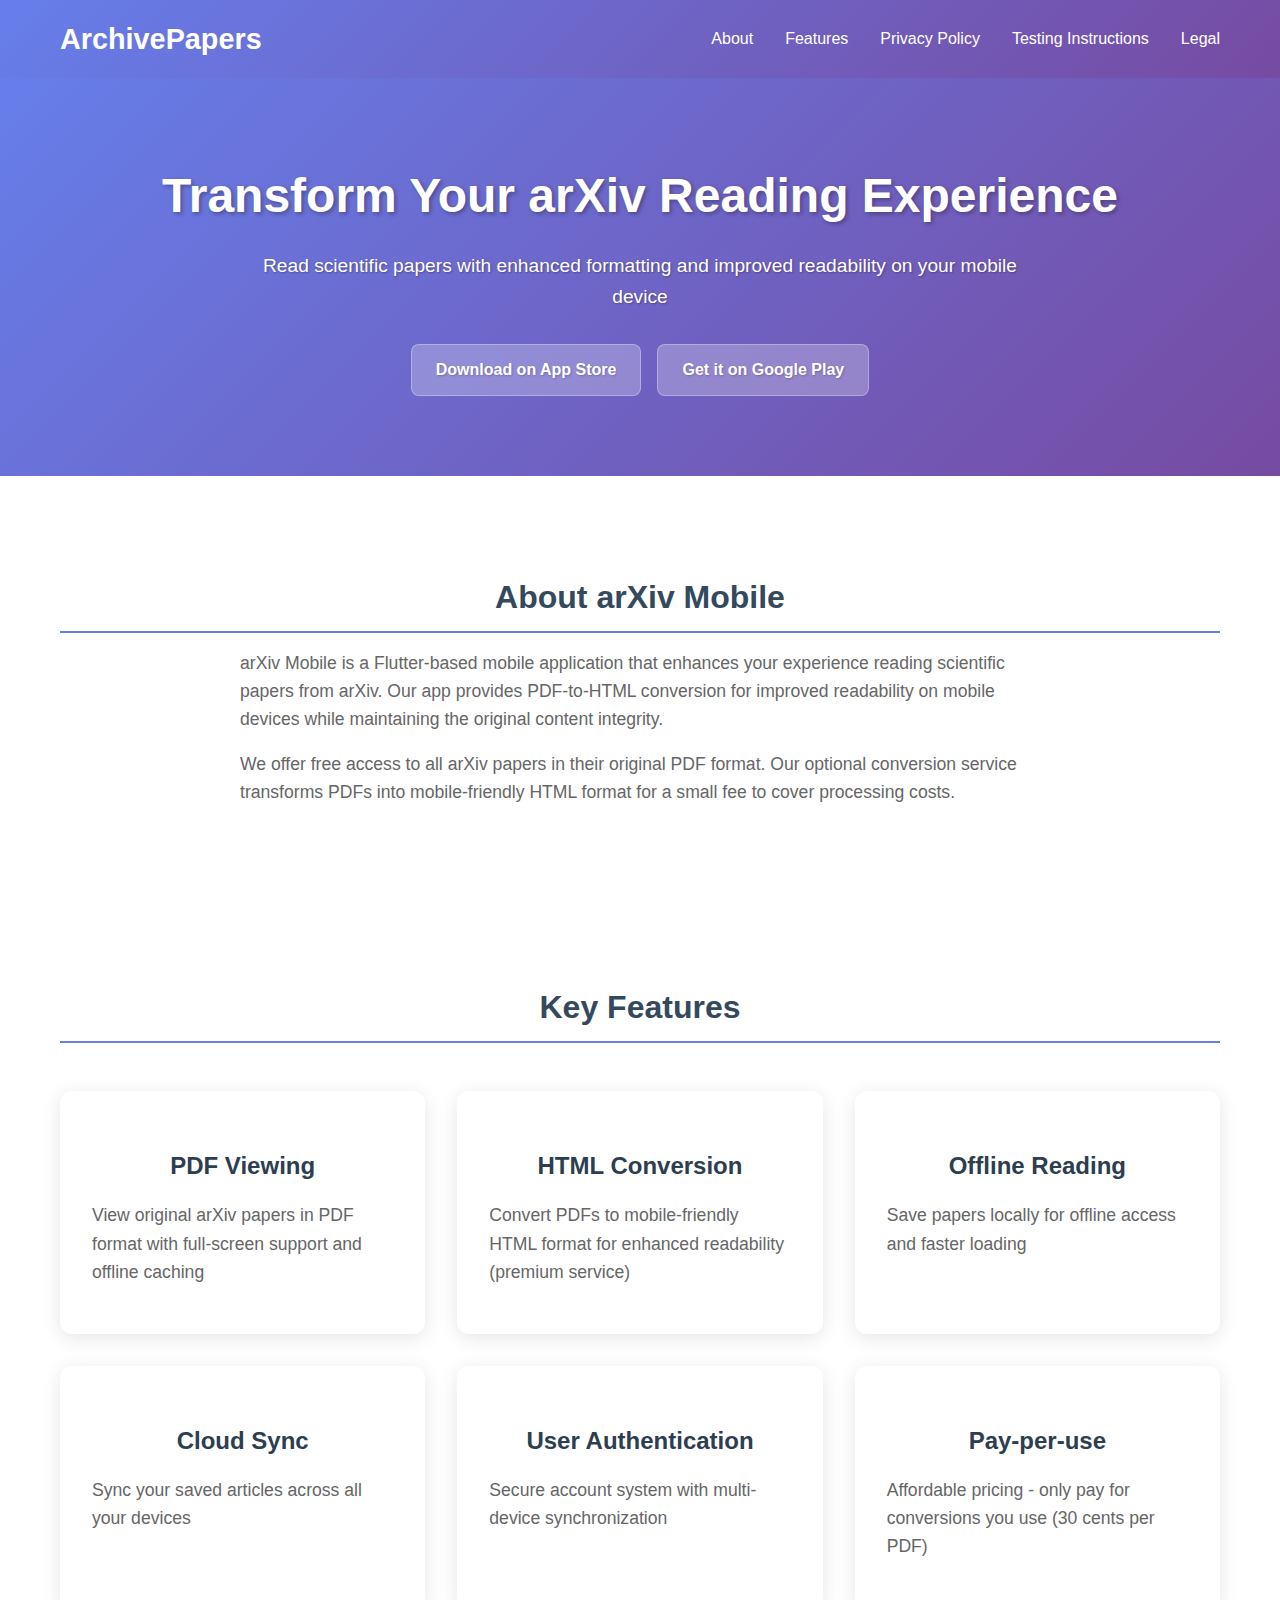
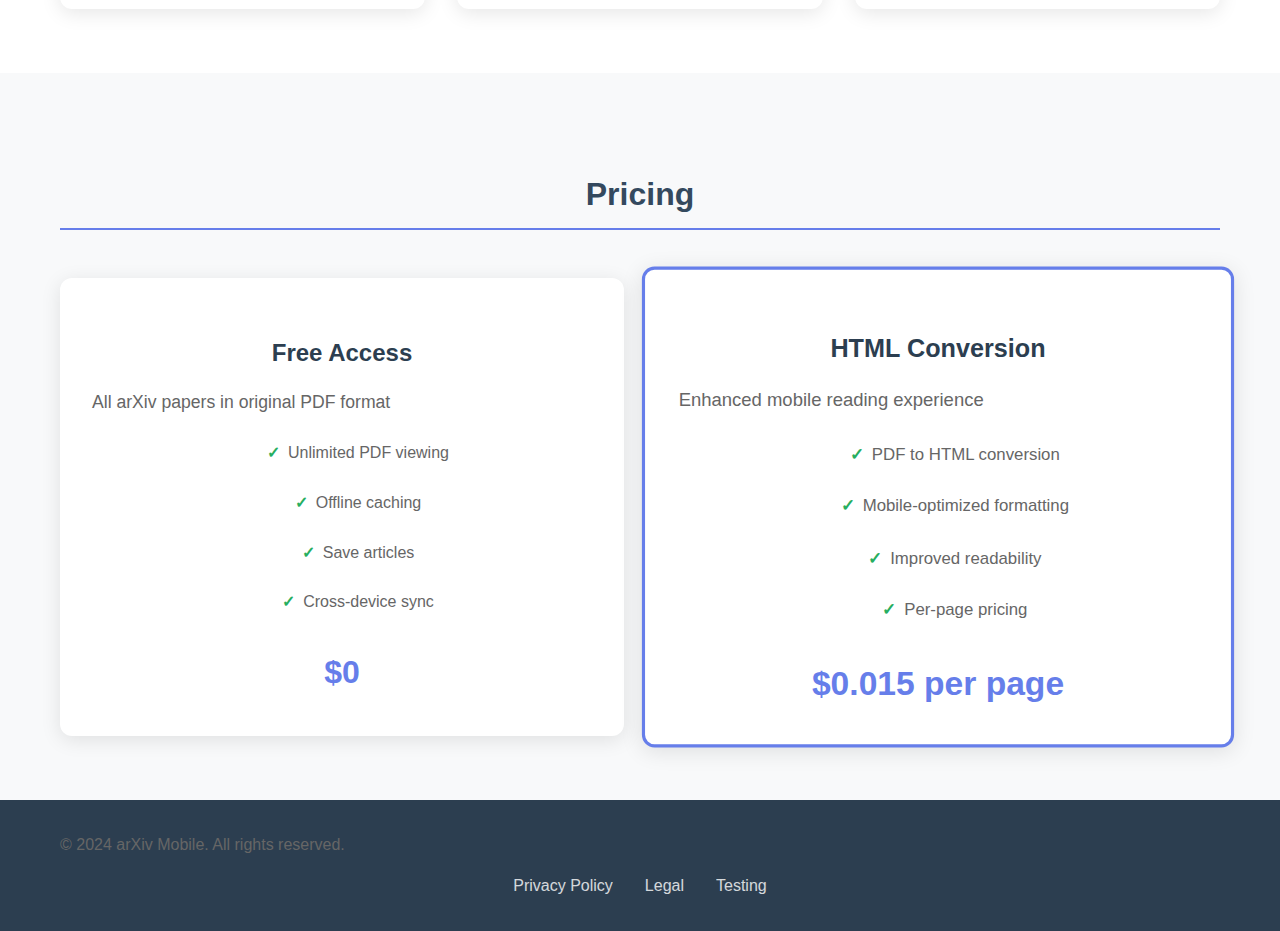
<file: index.html>
<!DOCTYPE html>
<html lang="en">
<head>
    <meta charset="UTF-8">
    <meta name="viewport" content="width=device-width, initial-scale=1.0">
    <title>ArchivePapers - Enhanced PDF Reading Experience</title>
    <link rel="stylesheet" href="./styles.css">
</head>
<body>
    <header>
        <nav>
            <div class="logo">
                <h1>ArchivePapers</h1>
            </div>
            <ul class="nav-links">
                <li><a href="#about">About</a></li>
                <li><a href="#features">Features</a></li>
                <li><a href="./privacy-policy.html">Privacy Policy</a></li>
                <li><a href="./testing-instructions.html">Testing Instructions</a></li>
                <li><a href="./legal-considerations.html">Legal</a></li>
            </ul>
        </nav>
    </header>

    <main>
        <section id="hero">
            <div class="hero-content">
                <h2>Transform Your arXiv Reading Experience</h2>
                <p>Read scientific papers with enhanced formatting and improved readability on your mobile device</p>
                <div class="app-badges">
                    <a href="#" class="app-store-badge">Download on App Store</a>
                    <a href="#" class="google-play-badge">Get it on Google Play</a>
                </div>
            </div>
        </section>

        <section id="about">
            <div class="container">
                <h2>About arXiv Mobile</h2>
                <p>arXiv Mobile is a Flutter-based mobile application that enhances your experience reading scientific papers from arXiv. Our app provides PDF-to-HTML conversion for improved readability on mobile devices while maintaining the original content integrity.</p>
                <p>We offer free access to all arXiv papers in their original PDF format. Our optional conversion service transforms PDFs into mobile-friendly HTML format for a small fee to cover processing costs.</p>
            </div>
        </section>

        <section id="features">
            <div class="container">
                <h2>Key Features</h2>
                <div class="features-grid">
                    <div class="feature-card">
                        <h3>PDF Viewing</h3>
                        <p>View original arXiv papers in PDF format with full-screen support and offline caching</p>
                    </div>
                    <div class="feature-card">
                        <h3>HTML Conversion</h3>
                        <p>Convert PDFs to mobile-friendly HTML format for enhanced readability (premium service)</p>
                    </div>
                    <div class="feature-card">
                        <h3>Offline Reading</h3>
                        <p>Save papers locally for offline access and faster loading</p>
                    </div>
                    <div class="feature-card">
                        <h3>Cloud Sync</h3>
                        <p>Sync your saved articles across all your devices</p>
                    </div>
                    <div class="feature-card">
                        <h3>User Authentication</h3>
                        <p>Secure account system with multi-device synchronization</p>
                    </div>
                    <div class="feature-card">
                        <h3>Pay-per-use</h3>
                        <p>Affordable pricing - only pay for conversions you use (30 cents per PDF)</p>
                    </div>
                </div>
            </div>
        </section>

        <section id="pricing">
            <div class="container">
                <h2>Pricing</h2>
                <div class="pricing-info">
                    <div class="pricing-card">
                        <h3>Free Access</h3>
                        <p>All arXiv papers in original PDF format</p>
                        <ul>
                            <li>Unlimited PDF viewing</li>
                            <li>Offline caching</li>
                            <li>Save articles</li>
                            <li>Cross-device sync</li>
                        </ul>
                        <span class="price">$0</span>
                    </div>
                    <div class="pricing-card premium">
                        <h3>HTML Conversion</h3>
                        <p>Enhanced mobile reading experience</p>
                        <ul>
                            <li>PDF to HTML conversion</li>
                            <li>Mobile-optimized formatting</li>
                            <li>Improved readability</li>
                            <li>Per-page pricing</li>
                        </ul>
                        <span class="price">$0.015 per page</span>
                    </div>
                </div>
            </div>
        </section>
    </main>

    <footer>
        <div class="container">
            <p>&copy; 2024 arXiv Mobile. All rights reserved.</p>
            <div class="footer-links">
                <a href="./privacy-policy.html">Privacy Policy</a>
                <a href="./legal-considerations.html">Legal</a>
                <a href="./testing-instructions.html">Testing</a>
            </div>
        </div>
    </footer>
</body>
</html>
</file>
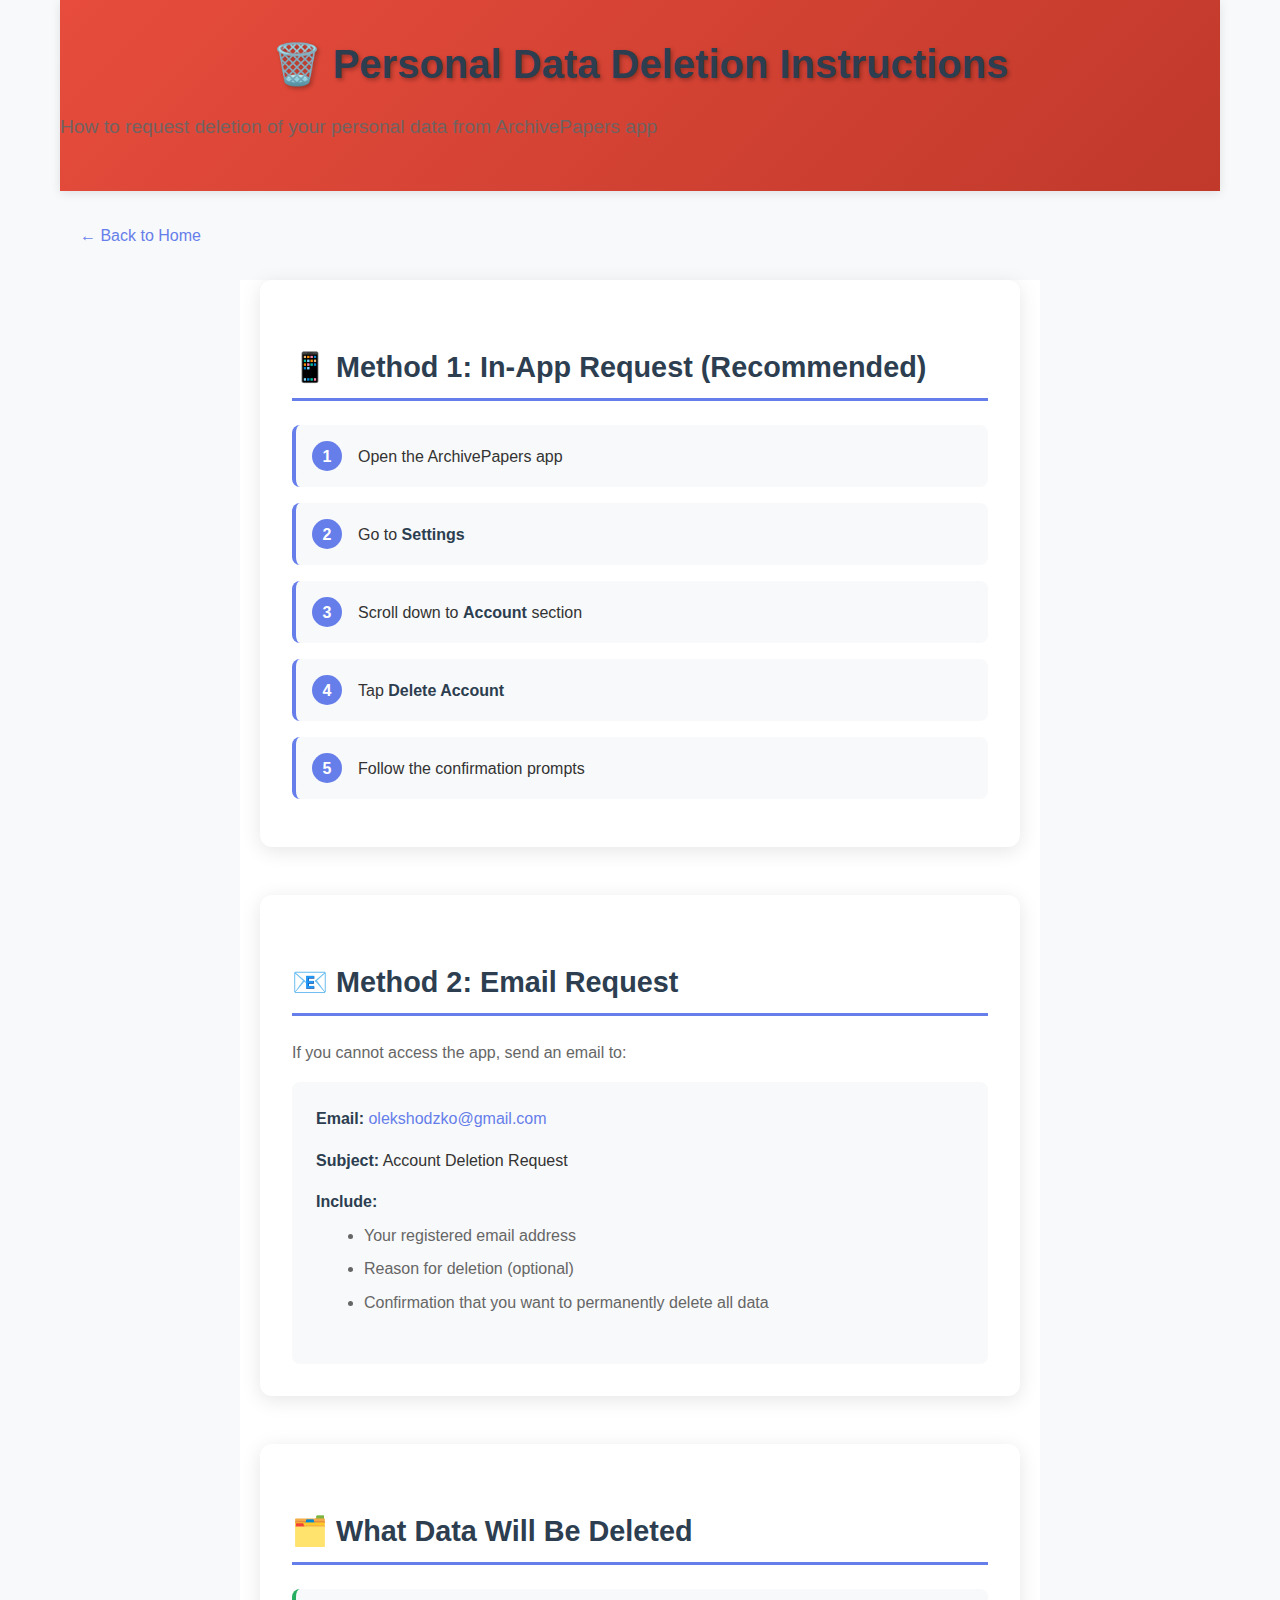
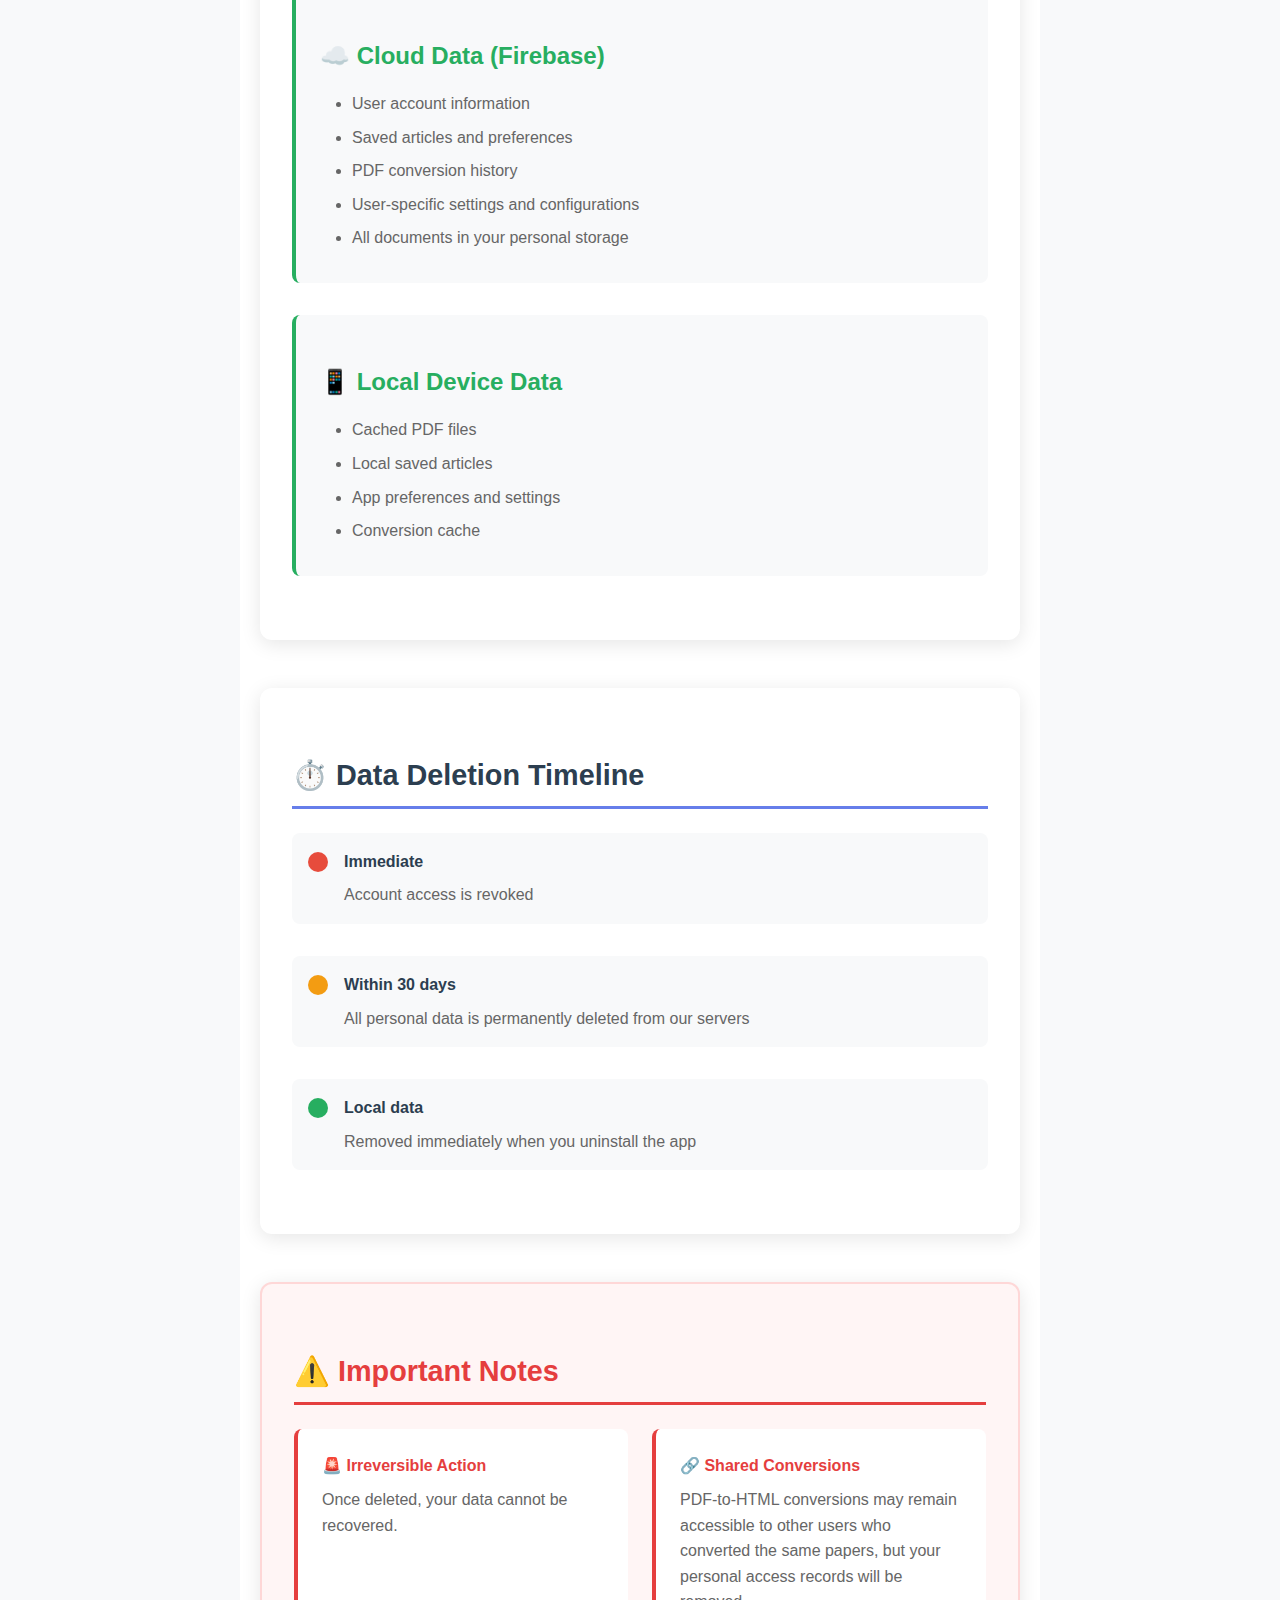
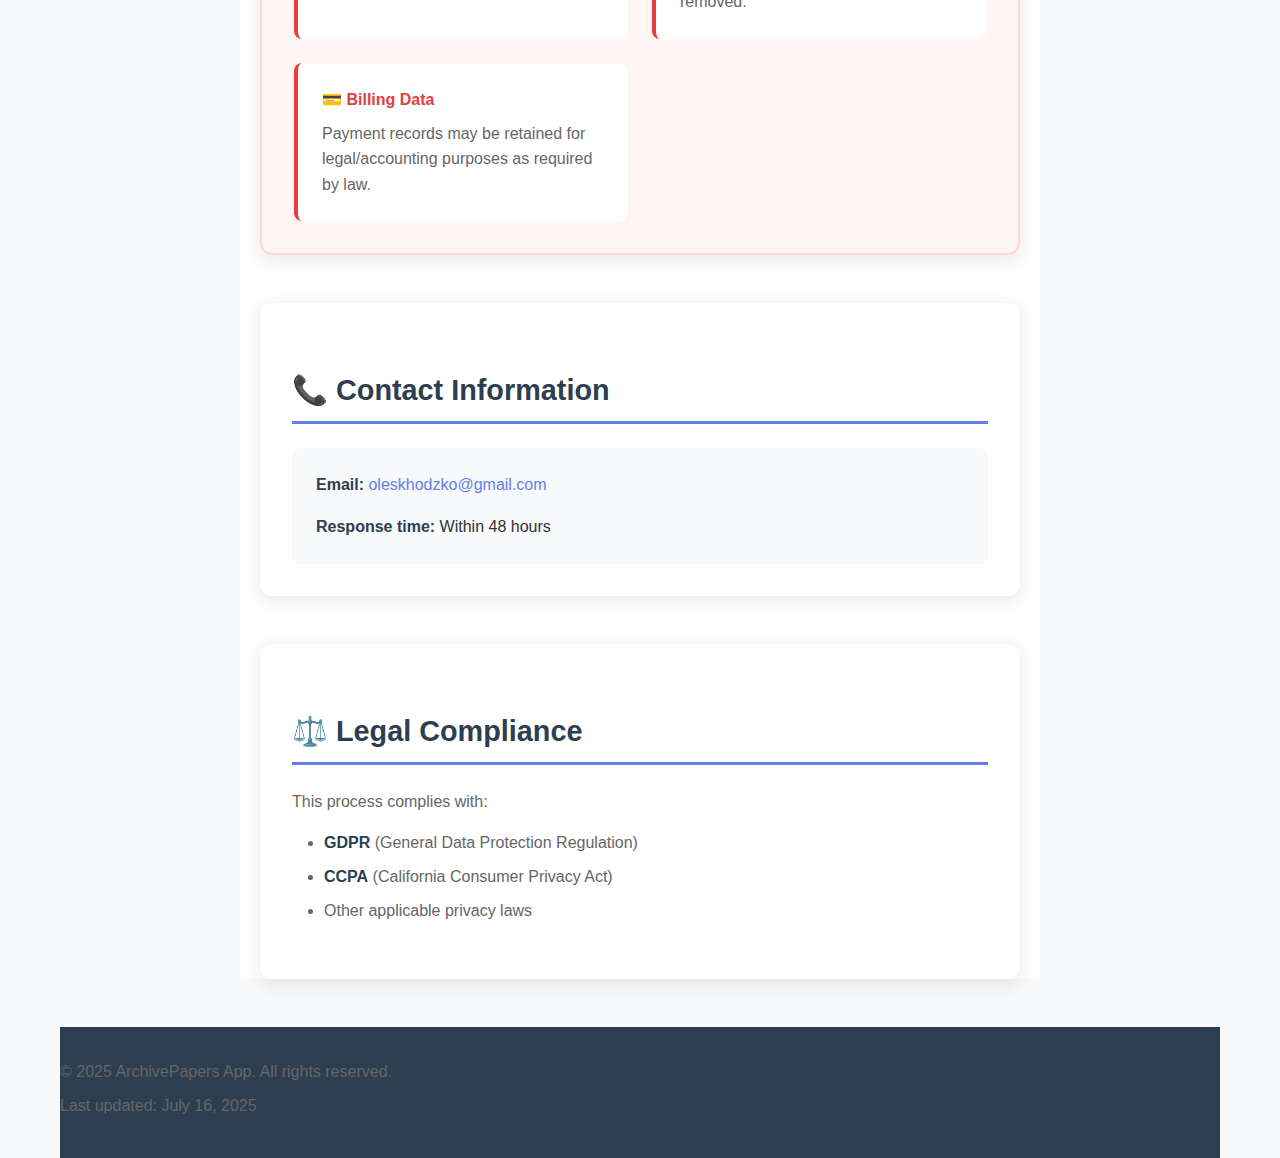
<file: data-deletion.html>
<!DOCTYPE html>
<html lang="en">
<head>
    <meta charset="UTF-8">
    <meta name="viewport" content="width=device-width, initial-scale=1.0">
    <title>Data Deletion Instructions - ArchivePapers</title>
    <link rel="stylesheet" href="styles.css">
</head>
<body>
    <div class="container">
        <header class="header">
            <h1>🗑️ Personal Data Deletion Instructions</h1>
            <p>How to request deletion of your personal data from ArchivePapers app</p>
        </header>

        <nav class="nav">
            <a href="index.html">← Back to Home</a>
        </nav>

        <main class="content">
            <div class="section">
                <h2>📱 Method 1: In-App Request (Recommended)</h2>
                <div class="step-list">
                    <div class="step">
                        <span class="step-number">1</span>
                        <span class="step-text">Open the ArchivePapers app</span>
                    </div>
                    <div class="step">
                        <span class="step-number">2</span>
                        <span class="step-text">Go to <strong>Settings</strong></span>
                    </div>
                    <div class="step">
                        <span class="step-number">3</span>
                        <span class="step-text">Scroll down to <strong>Account</strong> section</span>
                    </div>
                    <div class="step">
                        <span class="step-number">4</span>
                        <span class="step-text">Tap <strong>Delete Account</strong></span>
                    </div>
                    <div class="step">
                        <span class="step-number">5</span>
                        <span class="step-text">Follow the confirmation prompts</span>
                    </div>
                </div>
            </div>

            <div class="section">
                <h2>📧 Method 2: Email Request</h2>
                <p>If you cannot access the app, send an email to:</p>
                
                <div class="contact-info">
                    <div class="contact-item">
                        <strong>Email:</strong> <a href="mailto:olekshodzko@gmail.com">olekshodzko@gmail.com</a>
                    </div>
                    <div class="contact-item">
                        <strong>Subject:</strong> Account Deletion Request
                    </div>
                    <div class="contact-item">
                        <strong>Include:</strong>
                        <ul>
                            <li>Your registered email address</li>
                            <li>Reason for deletion (optional)</li>
                            <li>Confirmation that you want to permanently delete all data</li>
                        </ul>
                    </div>
                </div>
            </div>

            <div class="section">
                <h2>🗂️ What Data Will Be Deleted</h2>
                
                <div class="data-category">
                    <h3>☁️ Cloud Data (Firebase)</h3>
                    <ul>
                        <li>User account information</li>
                        <li>Saved articles and preferences</li>
                        <li>PDF conversion history</li>
                        <li>User-specific settings and configurations</li>
                        <li>All documents in your personal storage</li>
                    </ul>
                </div>

                <div class="data-category">
                    <h3>📱 Local Device Data</h3>
                    <ul>
                        <li>Cached PDF files</li>
                        <li>Local saved articles</li>
                        <li>App preferences and settings</li>
                        <li>Conversion cache</li>
                    </ul>
                </div>
            </div>

            <div class="section">
                <h2>⏱️ Data Deletion Timeline</h2>
                <div class="timeline">
                    <div class="timeline-item">
                        <div class="timeline-marker immediate"></div>
                        <div class="timeline-content">
                            <h4>Immediate</h4>
                            <p>Account access is revoked</p>
                        </div>
                    </div>
                    <div class="timeline-item">
                        <div class="timeline-marker delayed"></div>
                        <div class="timeline-content">
                            <h4>Within 30 days</h4>
                            <p>All personal data is permanently deleted from our servers</p>
                        </div>
                    </div>
                    <div class="timeline-item">
                        <div class="timeline-marker local"></div>
                        <div class="timeline-content">
                            <h4>Local data</h4>
                            <p>Removed immediately when you uninstall the app</p>
                        </div>
                    </div>
                </div>
            </div>

            <div class="section warning-section">
                <h2>⚠️ Important Notes</h2>
                <div class="warning-grid">
                    <div class="warning-item">
                        <h4>🚨 Irreversible Action</h4>
                        <p>Once deleted, your data cannot be recovered.</p>
                    </div>
                    <div class="warning-item">
                        <h4>🔗 Shared Conversions</h4>
                        <p>PDF-to-HTML conversions may remain accessible to other users who converted the same papers, but your personal access records will be removed.</p>
                    </div>
                    <div class="warning-item">
                        <h4>💳 Billing Data</h4>
                        <p>Payment records may be retained for legal/accounting purposes as required by law.</p>
                    </div>
                </div>
            </div>

            <div class="section">
                <h2>📞 Contact Information</h2>
                <div class="contact-info">
                    <div class="contact-item">
                        <strong>Email:</strong> <a href="mailto:oleskhodzko@gmail.com">oleskhodzko@gmail.com</a>
                    </div>
                    <div class="contact-item">
                        <strong>Response time:</strong> Within 48 hours
                    </div>
                </div>
            </div>

            <div class="section">
                <h2>⚖️ Legal Compliance</h2>
                <p>This process complies with:</p>
                <ul>
                    <li><strong>GDPR</strong> (General Data Protection Regulation)</li>
                    <li><strong>CCPA</strong> (California Consumer Privacy Act)</li>
                    <li>Other applicable privacy laws</li>
                </ul>
            </div>
        </main>

        <footer class="footer">
            <p>&copy; 2025 ArchivePapers App. All rights reserved.</p>
            <p>Last updated: July 16, 2025</p>
        </footer>
    </div>
</body>
</html>
</file>
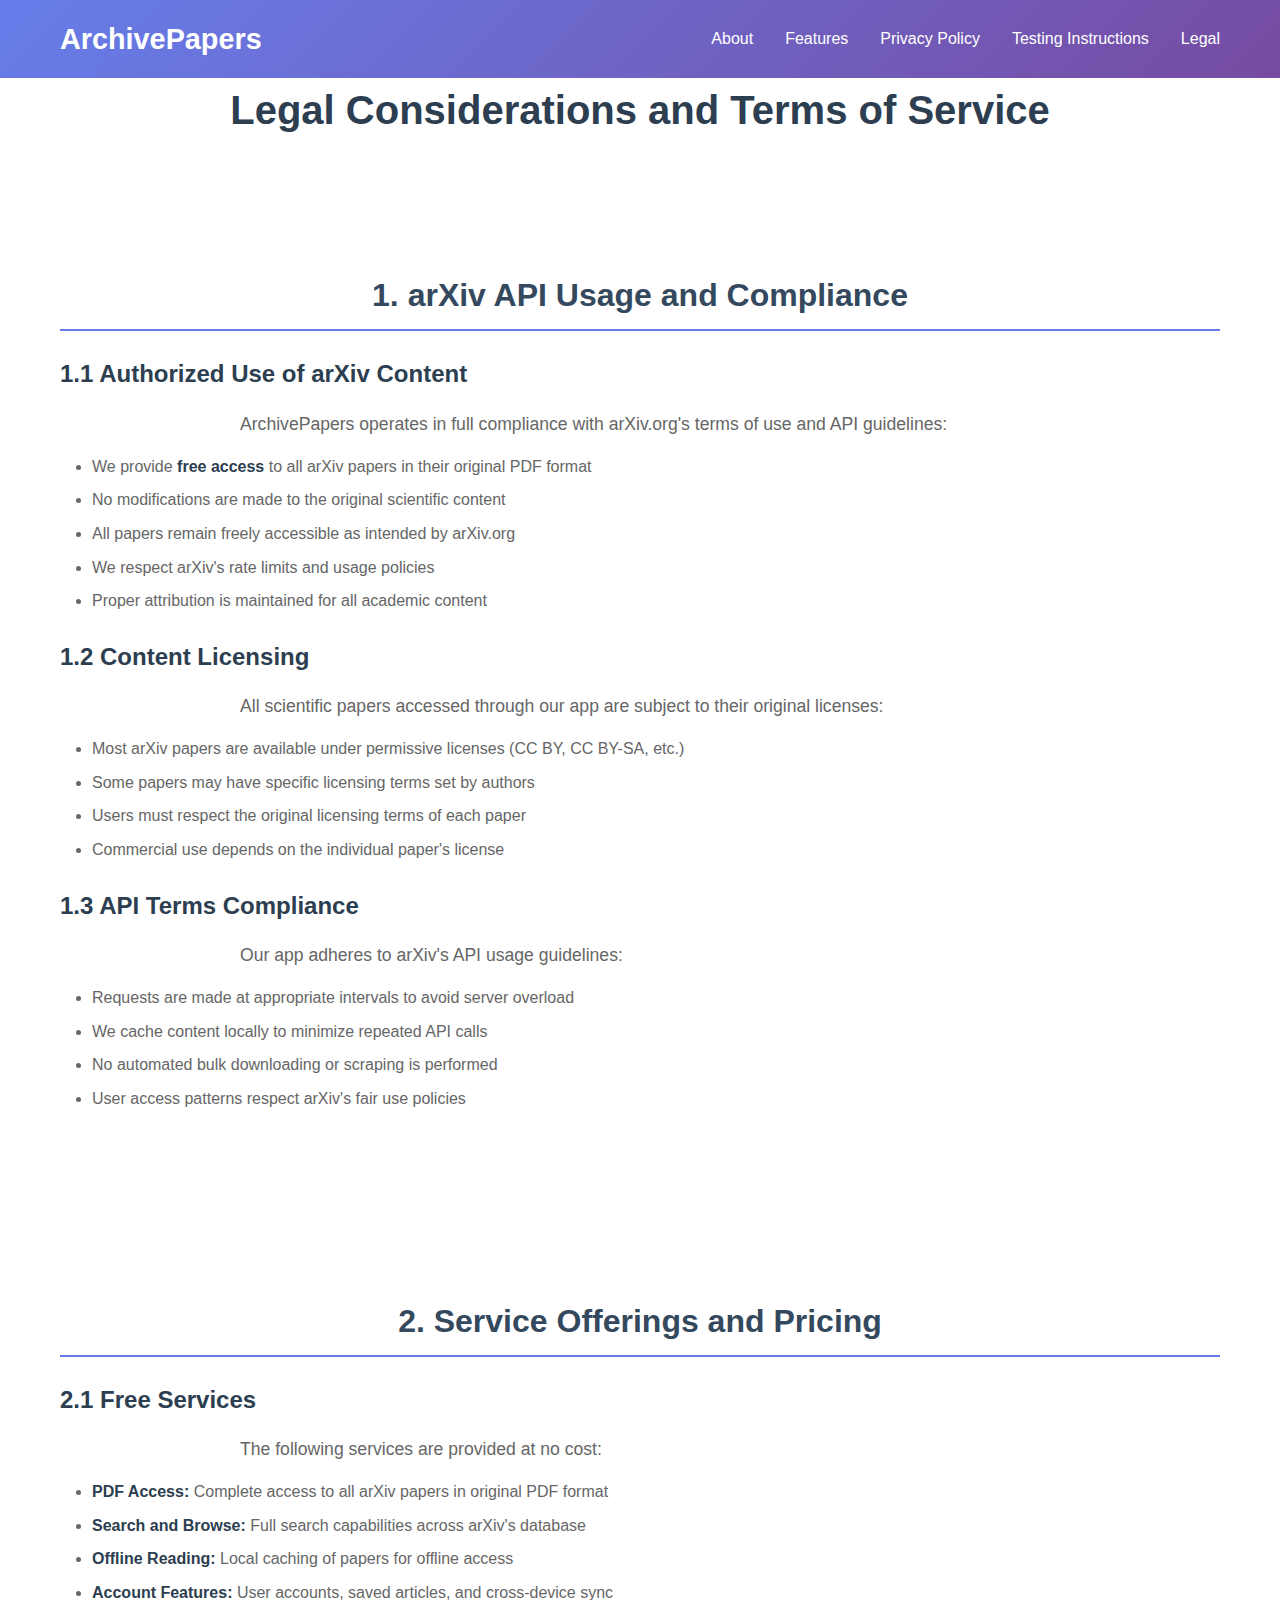
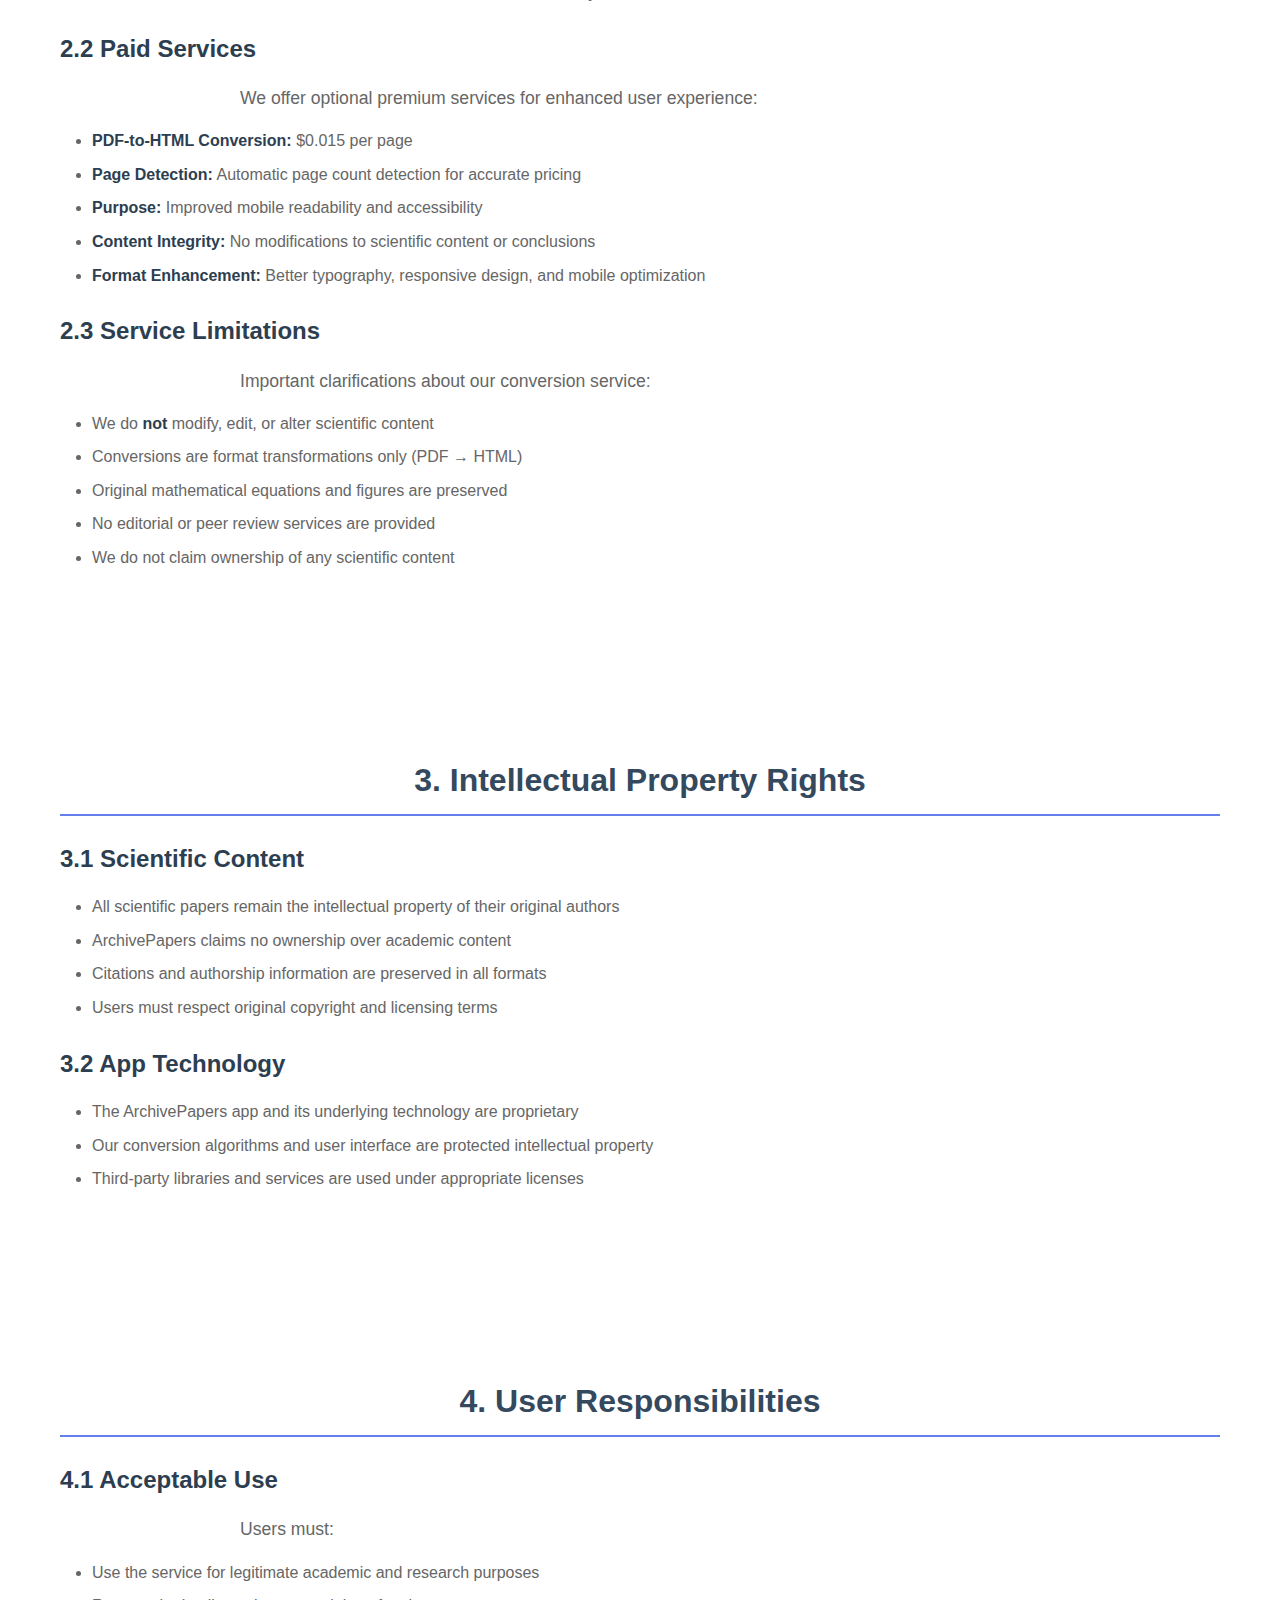
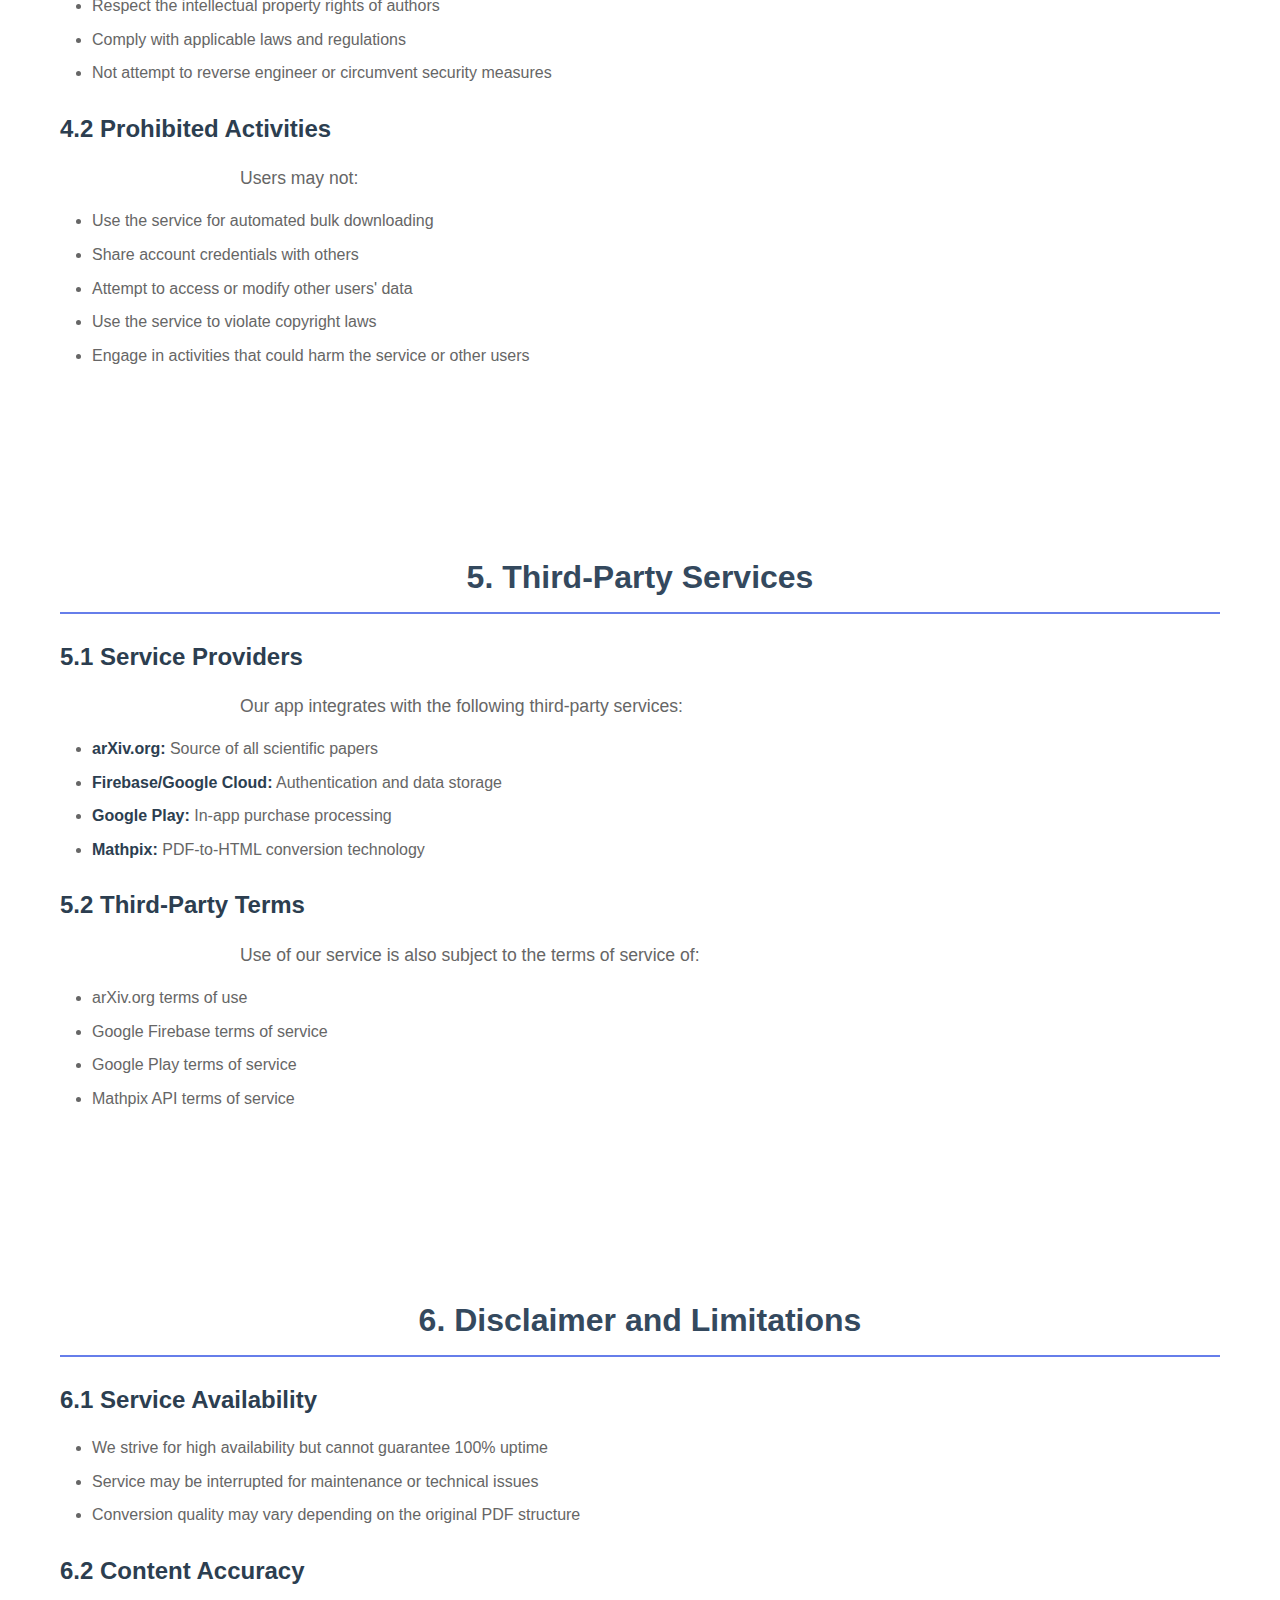
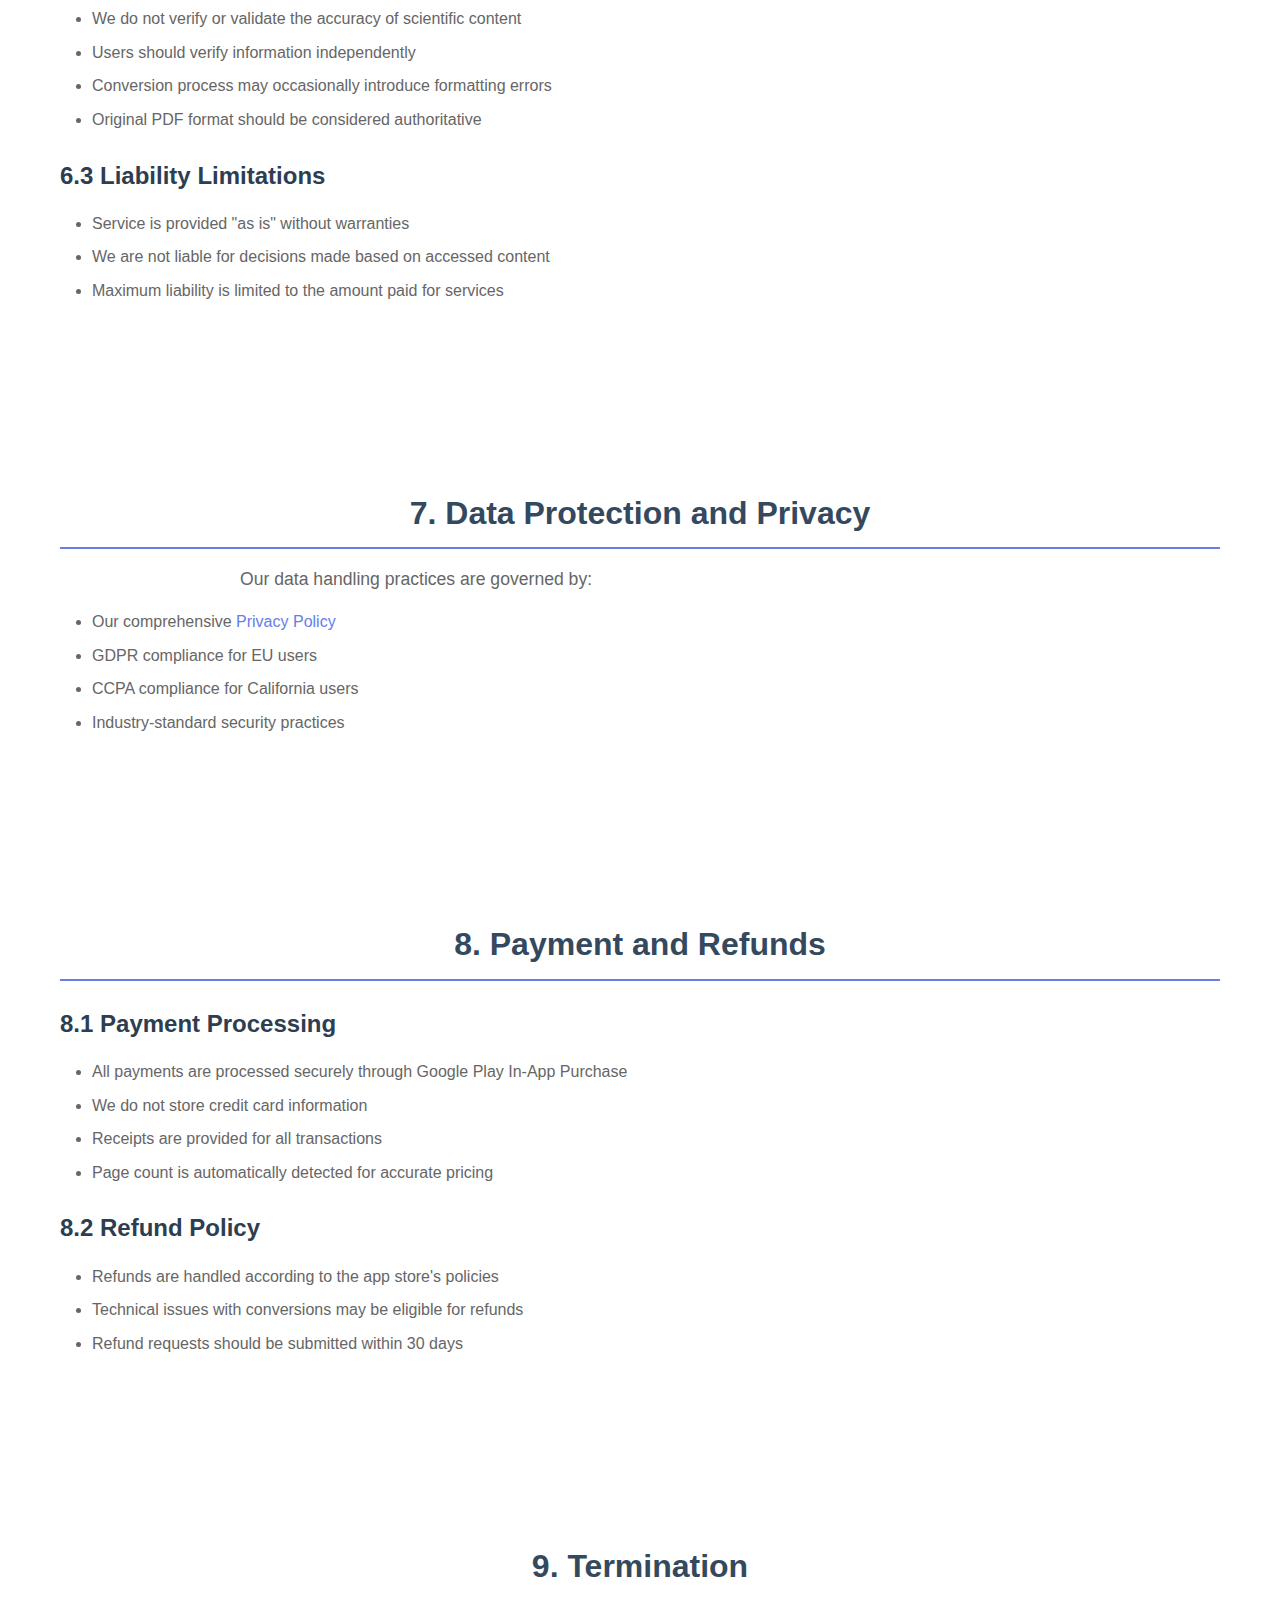
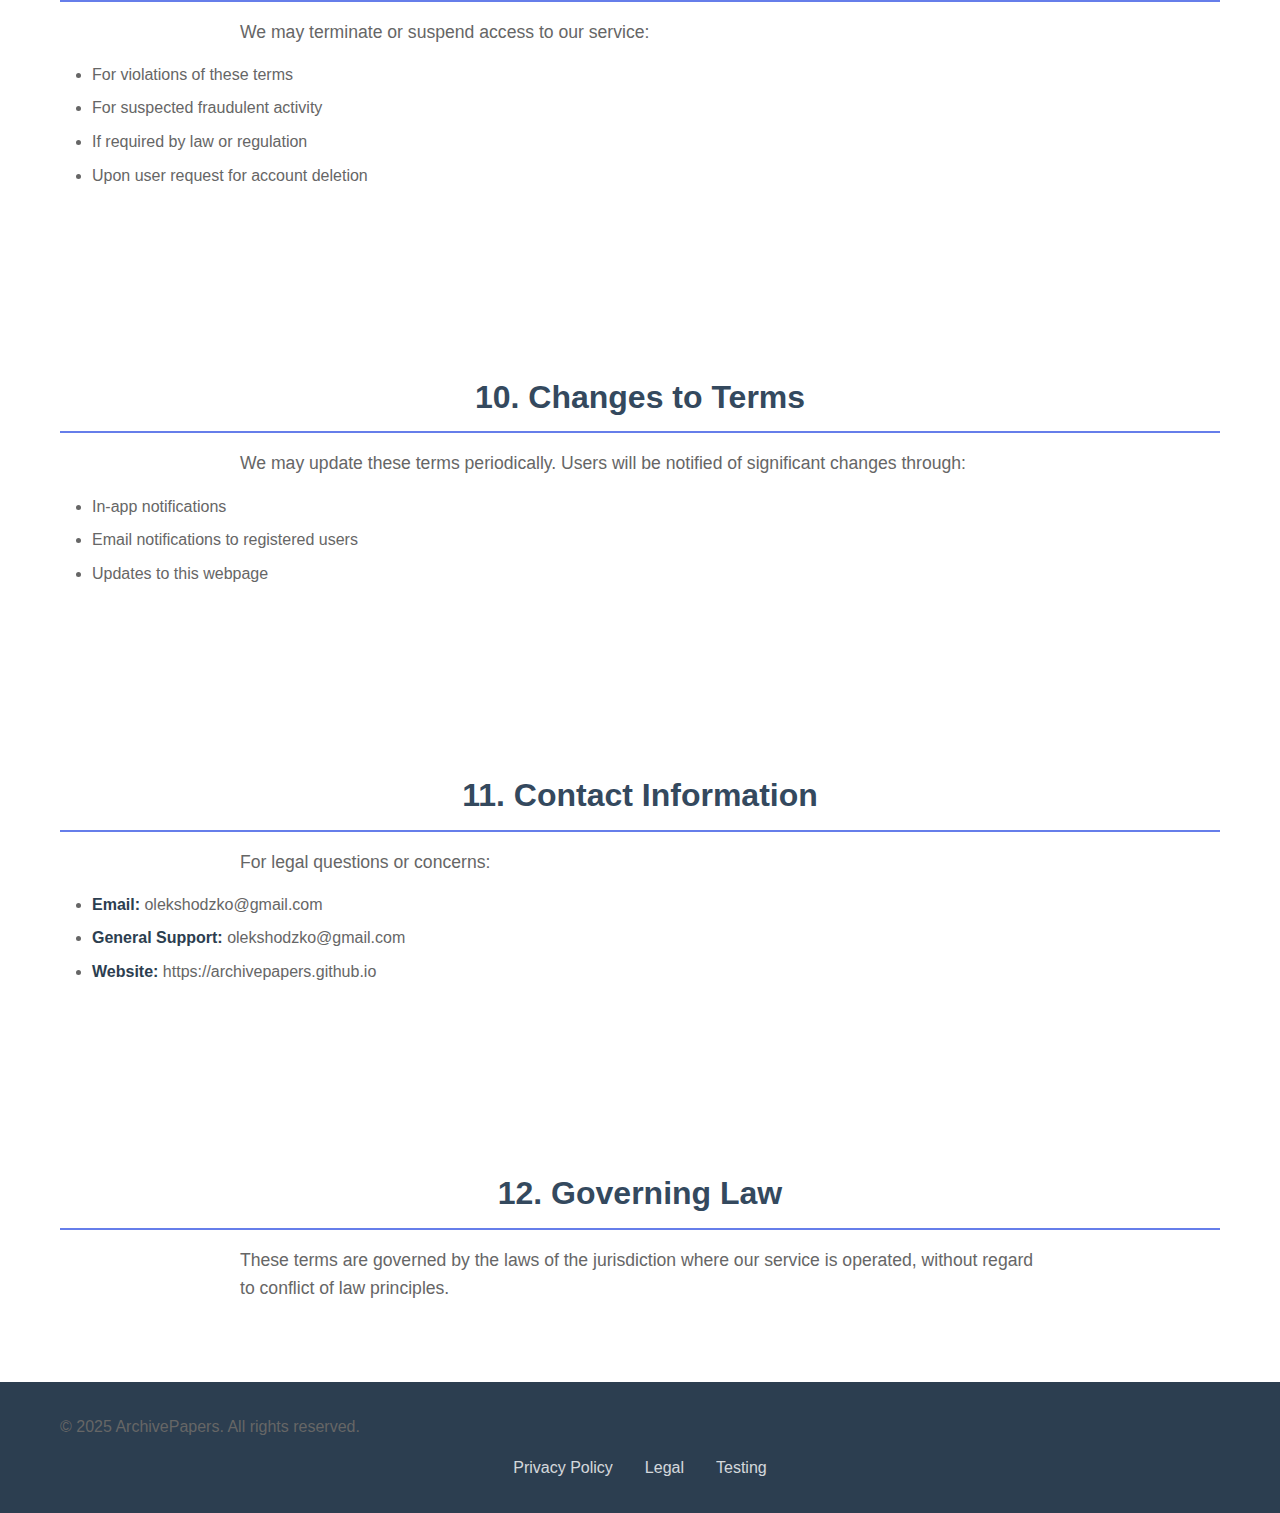
<file: legal-considerations.html>
<!DOCTYPE html>
<html lang="en">
<head>
    <meta charset="UTF-8">
    <meta name="viewport" content="width=device-width, initial-scale=1.0">
    <title>Legal Considerations - ArchivePapers</title>
    <link rel="stylesheet" href="./styles.css">
</head>
<body>
    <header>
        <nav>
            <div class="logo">
                <h1><a href="./index.html">ArchivePapers</a></h1>
            </div>
            <ul class="nav-links">
                <li><a href="./index.html#about">About</a></li>
                <li><a href="./index.html#features">Features</a></li>
                <li><a href="./privacy-policy.html">Privacy Policy</a></li>
                <li><a href="./testing-instructions.html">Testing Instructions</a></li>
                <li><a href="./legal-considerations.html">Legal</a></li>
            </ul>
        </nav>
    </header>

    <main>
        <div class="container">
            <h1>Legal Considerations and Terms of Service</h1>
            
            <section>
                <h2>1. arXiv API Usage and Compliance</h2>
                
                <h3>1.1 Authorized Use of arXiv Content</h3>
                <p>ArchivePapers operates in full compliance with arXiv.org's terms of use and API guidelines:</p>
                <ul>
                    <li>We provide <strong>free access</strong> to all arXiv papers in their original PDF format</li>
                    <li>No modifications are made to the original scientific content</li>
                    <li>All papers remain freely accessible as intended by arXiv.org</li>
                    <li>We respect arXiv's rate limits and usage policies</li>
                    <li>Proper attribution is maintained for all academic content</li>
                </ul>

                <h3>1.2 Content Licensing</h3>
                <p>All scientific papers accessed through our app are subject to their original licenses:</p>
                <ul>
                    <li>Most arXiv papers are available under permissive licenses (CC BY, CC BY-SA, etc.)</li>
                    <li>Some papers may have specific licensing terms set by authors</li>
                    <li>Users must respect the original licensing terms of each paper</li>
                    <li>Commercial use depends on the individual paper's license</li>
                </ul>

                <h3>1.3 API Terms Compliance</h3>
                <p>Our app adheres to arXiv's API usage guidelines:</p>
                <ul>
                    <li>Requests are made at appropriate intervals to avoid server overload</li>
                    <li>We cache content locally to minimize repeated API calls</li>
                    <li>No automated bulk downloading or scraping is performed</li>
                    <li>User access patterns respect arXiv's fair use policies</li>
                </ul>
            </section>

            <section>
                <h2>2. Service Offerings and Pricing</h2>
                
                <h3>2.1 Free Services</h3>
                <p>The following services are provided at no cost:</p>
                <ul>
                    <li><strong>PDF Access:</strong> Complete access to all arXiv papers in original PDF format</li>
                    <li><strong>Search and Browse:</strong> Full search capabilities across arXiv's database</li>
                    <li><strong>Offline Reading:</strong> Local caching of papers for offline access</li>
                    <li><strong>Account Features:</strong> User accounts, saved articles, and cross-device sync</li>
                </ul>

                <h3>2.2 Paid Services</h3>
                <p>We offer optional premium services for enhanced user experience:</p>
                <ul>
                    <li><strong>PDF-to-HTML Conversion:</strong> $0.015 per page</li>
                    <li><strong>Page Detection:</strong> Automatic page count detection for accurate pricing</li>
                    <li><strong>Purpose:</strong> Improved mobile readability and accessibility</li>
                    <li><strong>Content Integrity:</strong> No modifications to scientific content or conclusions</li>
                    <li><strong>Format Enhancement:</strong> Better typography, responsive design, and mobile optimization</li>
                </ul>

                <h3>2.3 Service Limitations</h3>
                <p>Important clarifications about our conversion service:</p>
                <ul>
                    <li>We do <strong>not</strong> modify, edit, or alter scientific content</li>
                    <li>Conversions are format transformations only (PDF → HTML)</li>
                    <li>Original mathematical equations and figures are preserved</li>
                    <li>No editorial or peer review services are provided</li>
                    <li>We do not claim ownership of any scientific content</li>
                </ul>
            </section>

            <section>
                <h2>3. Intellectual Property Rights</h2>
                
                <h3>3.1 Scientific Content</h3>
                <ul>
                    <li>All scientific papers remain the intellectual property of their original authors</li>
                    <li>ArchivePapers claims no ownership over academic content</li>
                    <li>Citations and authorship information are preserved in all formats</li>
                    <li>Users must respect original copyright and licensing terms</li>
                </ul>

                <h3>3.2 App Technology</h3>
                <ul>
                    <li>The ArchivePapers app and its underlying technology are proprietary</li>
                    <li>Our conversion algorithms and user interface are protected intellectual property</li>
                    <li>Third-party libraries and services are used under appropriate licenses</li>
                </ul>
            </section>

            <section>
                <h2>4. User Responsibilities</h2>
                
                <h3>4.1 Acceptable Use</h3>
                <p>Users must:</p>
                <ul>
                    <li>Use the service for legitimate academic and research purposes</li>
                    <li>Respect the intellectual property rights of authors</li>
                    <li>Comply with applicable laws and regulations</li>
                    <li>Not attempt to reverse engineer or circumvent security measures</li>
                </ul>

                <h3>4.2 Prohibited Activities</h3>
                <p>Users may not:</p>
                <ul>
                    <li>Use the service for automated bulk downloading</li>
                    <li>Share account credentials with others</li>
                    <li>Attempt to access or modify other users' data</li>
                    <li>Use the service to violate copyright laws</li>
                    <li>Engage in activities that could harm the service or other users</li>
                </ul>
            </section>

            <section>
                <h2>5. Third-Party Services</h2>
                
                <h3>5.1 Service Providers</h3>
                <p>Our app integrates with the following third-party services:</p>
                <ul>
                    <li><strong>arXiv.org:</strong> Source of all scientific papers</li>
                    <li><strong>Firebase/Google Cloud:</strong> Authentication and data storage</li>
                    <li><strong>Google Play:</strong> In-app purchase processing</li>
                    <li><strong>Mathpix:</strong> PDF-to-HTML conversion technology</li>
                </ul>

                <h3>5.2 Third-Party Terms</h3>
                <p>Use of our service is also subject to the terms of service of:</p>
                <ul>
                    <li>arXiv.org terms of use</li>
                    <li>Google Firebase terms of service</li>
                    <li>Google Play terms of service</li>
                    <li>Mathpix API terms of service</li>
                </ul>
            </section>

            <section>
                <h2>6. Disclaimer and Limitations</h2>
                
                <h3>6.1 Service Availability</h3>
                <ul>
                    <li>We strive for high availability but cannot guarantee 100% uptime</li>
                    <li>Service may be interrupted for maintenance or technical issues</li>
                    <li>Conversion quality may vary depending on the original PDF structure</li>
                </ul>

                <h3>6.2 Content Accuracy</h3>
                <ul>
                    <li>We do not verify or validate the accuracy of scientific content</li>
                    <li>Users should verify information independently</li>
                    <li>Conversion process may occasionally introduce formatting errors</li>
                    <li>Original PDF format should be considered authoritative</li>
                </ul>

                <h3>6.3 Liability Limitations</h3>
                <ul>
                    <li>Service is provided "as is" without warranties</li>
                    <li>We are not liable for decisions made based on accessed content</li>
                    <li>Maximum liability is limited to the amount paid for services</li>
                </ul>
            </section>

            <section>
                <h2>7. Data Protection and Privacy</h2>
                <p>Our data handling practices are governed by:</p>
                <ul>
                    <li>Our comprehensive <a href="./privacy-policy.html">Privacy Policy</a></li>
                    <li>GDPR compliance for EU users</li>
                    <li>CCPA compliance for California users</li>
                    <li>Industry-standard security practices</li>
                </ul>
            </section>

            <section>
                <h2>8. Payment and Refunds</h2>
                
                <h3>8.1 Payment Processing</h3>
                <ul>
                    <li>All payments are processed securely through Google Play In-App Purchase</li>
                    <li>We do not store credit card information</li>
                    <li>Receipts are provided for all transactions</li>
                    <li>Page count is automatically detected for accurate pricing</li>
                </ul>

                <h3>8.2 Refund Policy</h3>
                <ul>
                    <li>Refunds are handled according to the app store's policies</li>
                    <li>Technical issues with conversions may be eligible for refunds</li>
                    <li>Refund requests should be submitted within 30 days</li>
                </ul>
            </section>

            <section>
                <h2>9. Termination</h2>
                <p>We may terminate or suspend access to our service:</p>
                <ul>
                    <li>For violations of these terms</li>
                    <li>For suspected fraudulent activity</li>
                    <li>If required by law or regulation</li>
                    <li>Upon user request for account deletion</li>
                </ul>
            </section>

            <section>
                <h2>10. Changes to Terms</h2>
                <p>We may update these terms periodically. Users will be notified of significant changes through:</p>
                <ul>
                    <li>In-app notifications</li>
                    <li>Email notifications to registered users</li>
                    <li>Updates to this webpage</li>
                </ul>
            </section>

            <section>
                <h2>11. Contact Information</h2>
                <p>For legal questions or concerns:</p>
                <ul>
                    <li><strong>Email:</strong> olekshodzko@gmail.com</li>
                    <li><strong>General Support:</strong> olekshodzko@gmail.com</li>
                    <li><strong>Website:</strong> https://archivepapers.github.io</li>
                </ul>
            </section>

            <section>
                <h2>12. Governing Law</h2>
                <p>These terms are governed by the laws of the jurisdiction where our service is operated, without regard to conflict of law principles.</p>
            </section>
        </div>
    </main>

    <footer>
        <div class="container">
            <p>&copy; 2025 ArchivePapers. All rights reserved.</p>
            <div class="footer-links">
                <a href="./privacy-policy.html">Privacy Policy</a>
                <a href="./legal-considerations.html">Legal</a>
                <a href="./testing-instructions.html">Testing</a>
            </div>
        </div>
    </footer>
</body>
</html>
</file>
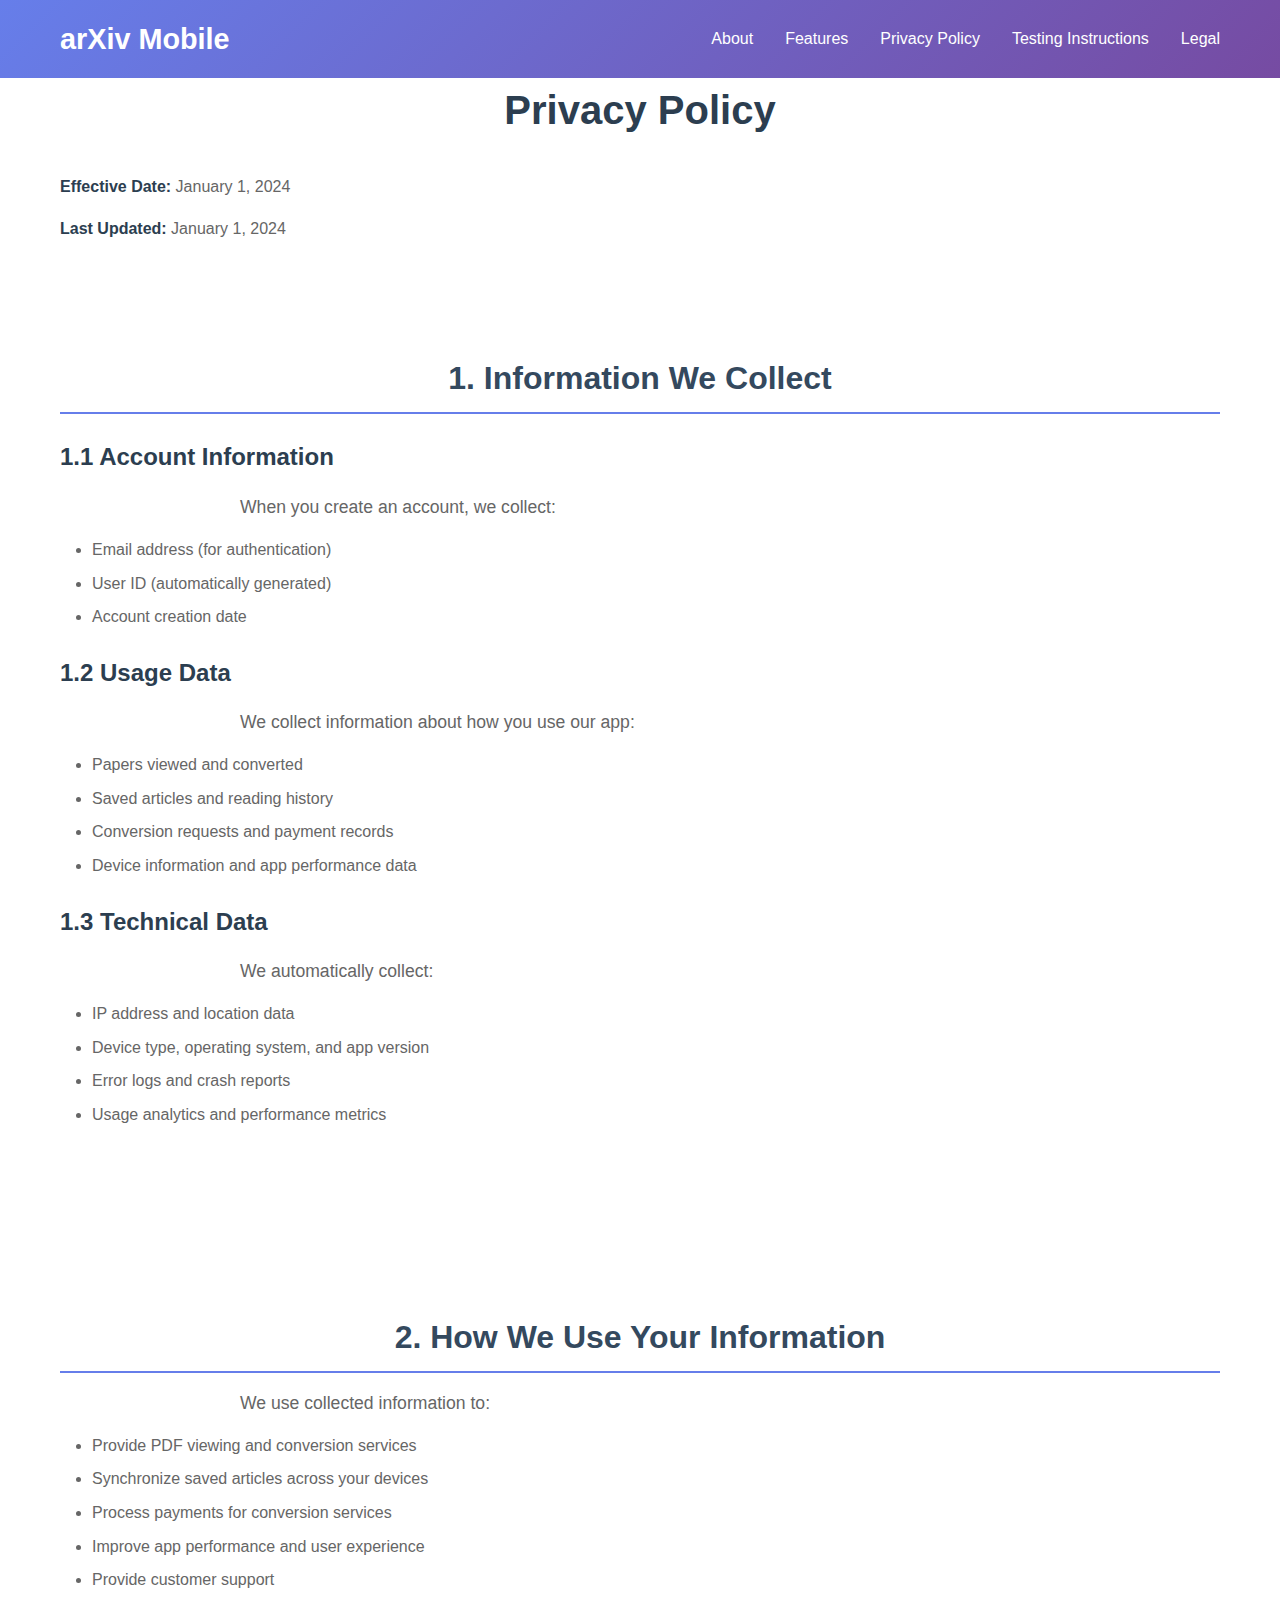
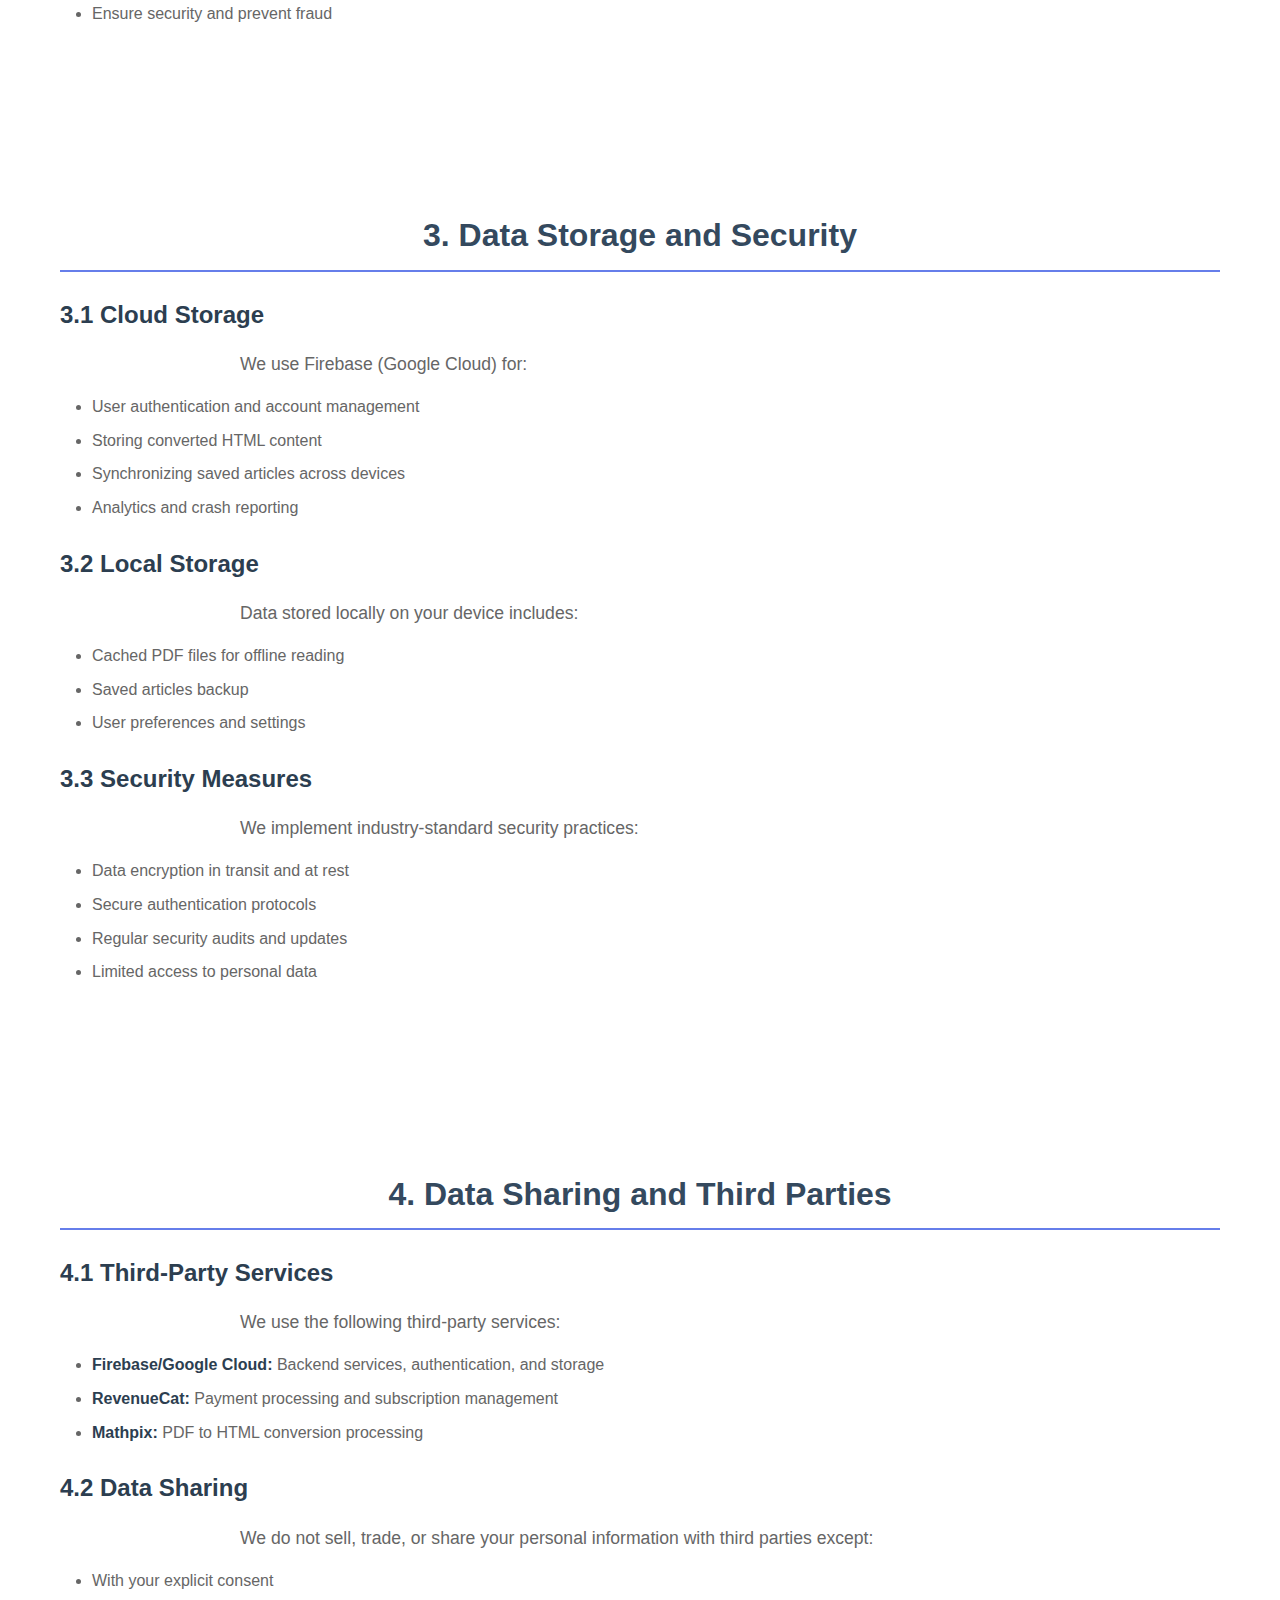
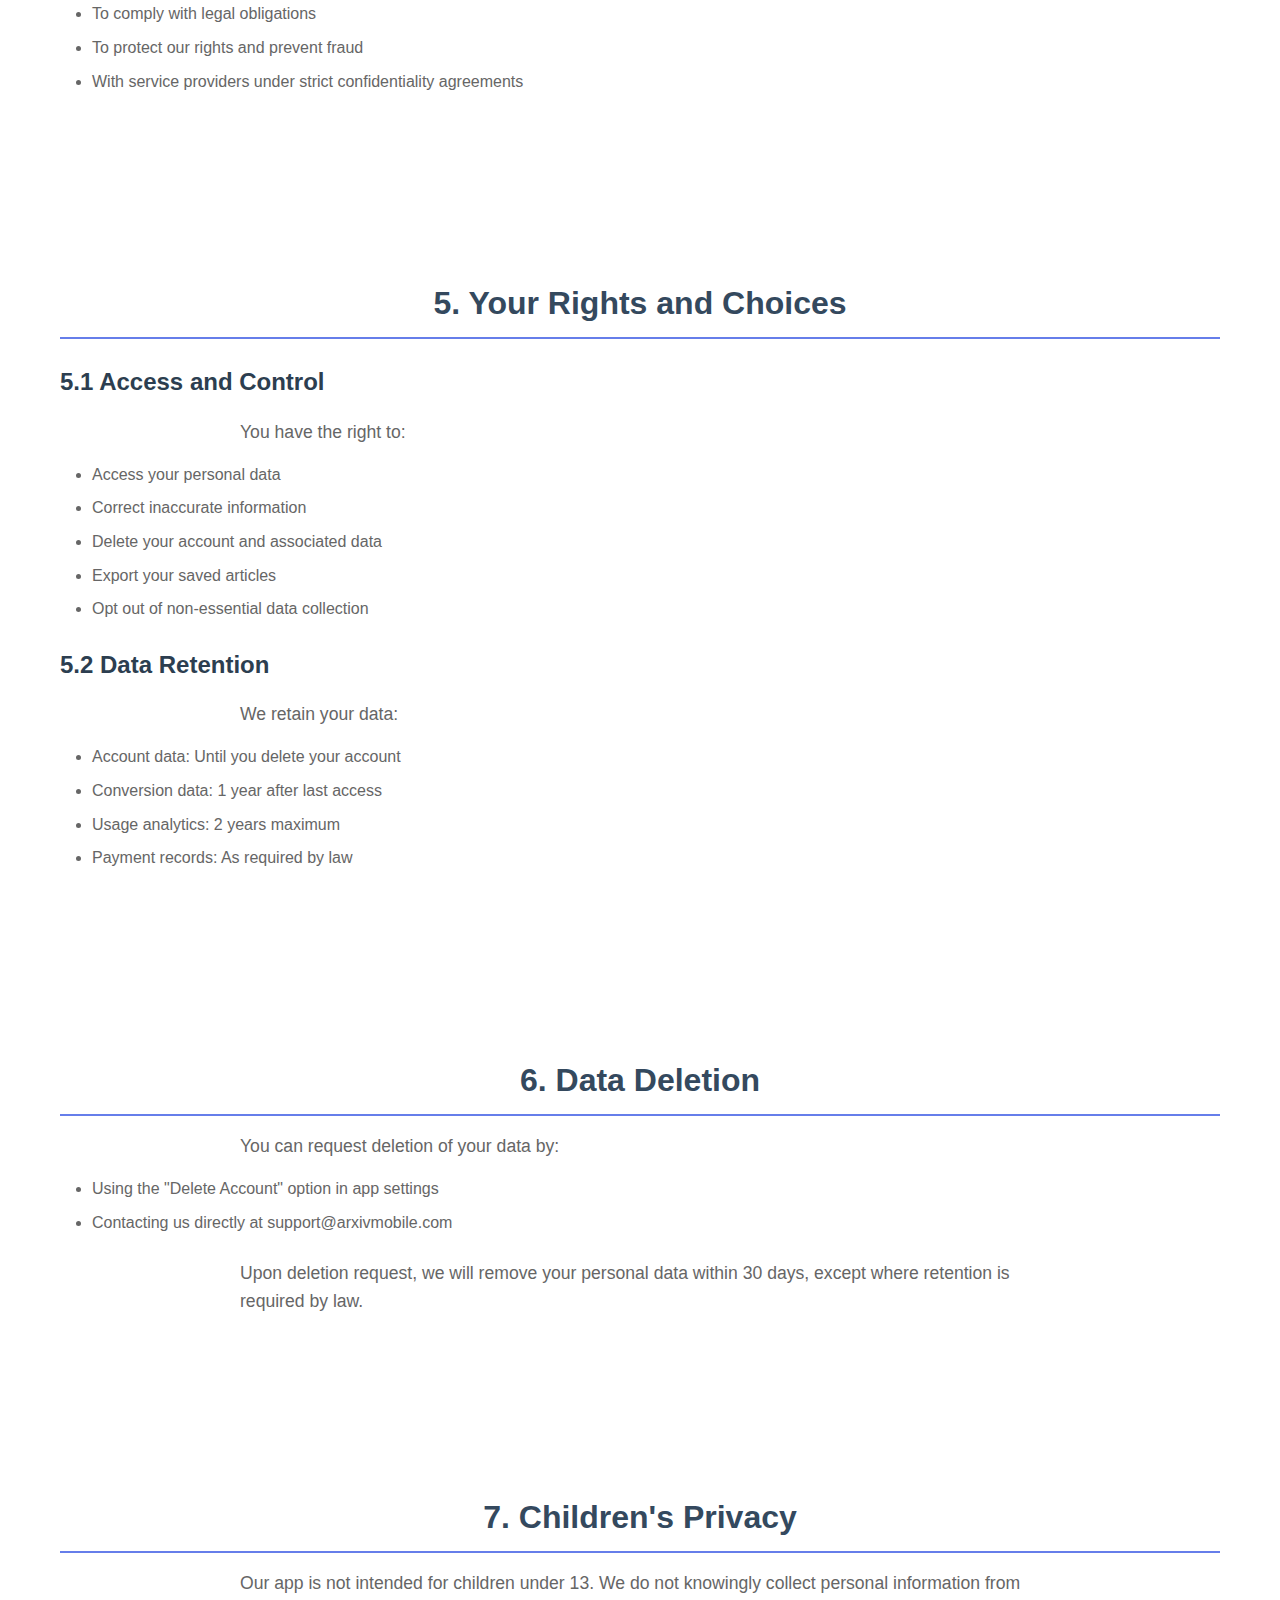
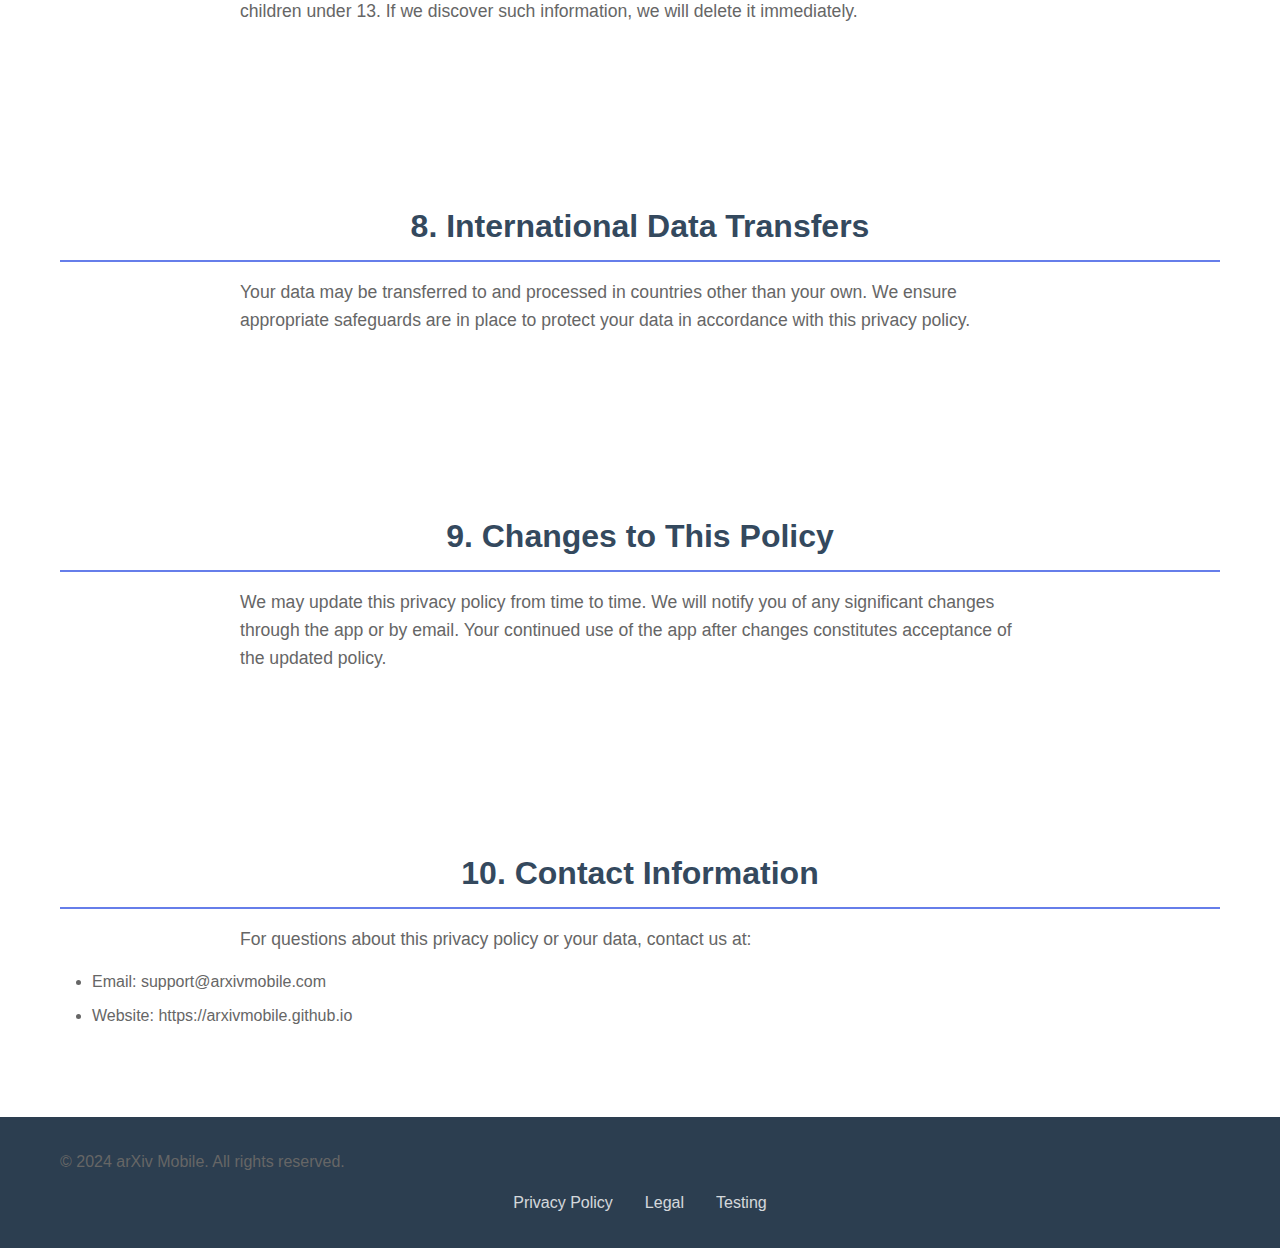
<file: privacy-policy.html>
<!DOCTYPE html>
<html lang="en">
<head>
    <meta charset="UTF-8">
    <meta name="viewport" content="width=device-width, initial-scale=1.0">
    <title>Privacy Policy - arXiv Mobile</title>
    <link rel="stylesheet" href="./styles.css">
</head>
<body>
    <header>
        <nav>
            <div class="logo">
                <h1><a href="./index.html">arXiv Mobile</a></h1>
            </div>
            <ul class="nav-links">
                <li><a href="./index.html#about">About</a></li>
                <li><a href="./index.html#features">Features</a></li>
                <li><a href="./privacy-policy.html">Privacy Policy</a></li>
                <li><a href="./testing-instructions.html">Testing Instructions</a></li>
                <li><a href="./legal-considerations.html">Legal</a></li>
            </ul>
        </nav>
    </header>

    <main>
        <div class="container">
            <h1>Privacy Policy</h1>
            <p><strong>Effective Date:</strong> January 1, 2024</p>
            <p><strong>Last Updated:</strong> January 1, 2024</p>

            <section>
                <h2>1. Information We Collect</h2>
                
                <h3>1.1 Account Information</h3>
                <p>When you create an account, we collect:</p>
                <ul>
                    <li>Email address (for authentication)</li>
                    <li>User ID (automatically generated)</li>
                    <li>Account creation date</li>
                </ul>

                <h3>1.2 Usage Data</h3>
                <p>We collect information about how you use our app:</p>
                <ul>
                    <li>Papers viewed and converted</li>
                    <li>Saved articles and reading history</li>
                    <li>Conversion requests and payment records</li>
                    <li>Device information and app performance data</li>
                </ul>

                <h3>1.3 Technical Data</h3>
                <p>We automatically collect:</p>
                <ul>
                    <li>IP address and location data</li>
                    <li>Device type, operating system, and app version</li>
                    <li>Error logs and crash reports</li>
                    <li>Usage analytics and performance metrics</li>
                </ul>
            </section>

            <section>
                <h2>2. How We Use Your Information</h2>
                <p>We use collected information to:</p>
                <ul>
                    <li>Provide PDF viewing and conversion services</li>
                    <li>Synchronize saved articles across your devices</li>
                    <li>Process payments for conversion services</li>
                    <li>Improve app performance and user experience</li>
                    <li>Provide customer support</li>
                    <li>Ensure security and prevent fraud</li>
                </ul>
            </section>

            <section>
                <h2>3. Data Storage and Security</h2>
                
                <h3>3.1 Cloud Storage</h3>
                <p>We use Firebase (Google Cloud) for:</p>
                <ul>
                    <li>User authentication and account management</li>
                    <li>Storing converted HTML content</li>
                    <li>Synchronizing saved articles across devices</li>
                    <li>Analytics and crash reporting</li>
                </ul>

                <h3>3.2 Local Storage</h3>
                <p>Data stored locally on your device includes:</p>
                <ul>
                    <li>Cached PDF files for offline reading</li>
                    <li>Saved articles backup</li>
                    <li>User preferences and settings</li>
                </ul>

                <h3>3.3 Security Measures</h3>
                <p>We implement industry-standard security practices:</p>
                <ul>
                    <li>Data encryption in transit and at rest</li>
                    <li>Secure authentication protocols</li>
                    <li>Regular security audits and updates</li>
                    <li>Limited access to personal data</li>
                </ul>
            </section>

            <section>
                <h2>4. Data Sharing and Third Parties</h2>
                
                <h3>4.1 Third-Party Services</h3>
                <p>We use the following third-party services:</p>
                <ul>
                    <li><strong>Firebase/Google Cloud:</strong> Backend services, authentication, and storage</li>
                    <li><strong>RevenueCat:</strong> Payment processing and subscription management</li>
                    <li><strong>Mathpix:</strong> PDF to HTML conversion processing</li>
                </ul>

                <h3>4.2 Data Sharing</h3>
                <p>We do not sell, trade, or share your personal information with third parties except:</p>
                <ul>
                    <li>With your explicit consent</li>
                    <li>To comply with legal obligations</li>
                    <li>To protect our rights and prevent fraud</li>
                    <li>With service providers under strict confidentiality agreements</li>
                </ul>
            </section>

            <section>
                <h2>5. Your Rights and Choices</h2>
                
                <h3>5.1 Access and Control</h3>
                <p>You have the right to:</p>
                <ul>
                    <li>Access your personal data</li>
                    <li>Correct inaccurate information</li>
                    <li>Delete your account and associated data</li>
                    <li>Export your saved articles</li>
                    <li>Opt out of non-essential data collection</li>
                </ul>

                <h3>5.2 Data Retention</h3>
                <p>We retain your data:</p>
                <ul>
                    <li>Account data: Until you delete your account</li>
                    <li>Conversion data: 1 year after last access</li>
                    <li>Usage analytics: 2 years maximum</li>
                    <li>Payment records: As required by law</li>
                </ul>
            </section>

            <section>
                <h2>6. Data Deletion</h2>
                <p>You can request deletion of your data by:</p>
                <ul>
                    <li>Using the "Delete Account" option in app settings</li>
                    <li>Contacting us directly at support@arxivmobile.com</li>
                </ul>
                <p>Upon deletion request, we will remove your personal data within 30 days, except where retention is required by law.</p>
            </section>

            <section>
                <h2>7. Children's Privacy</h2>
                <p>Our app is not intended for children under 13. We do not knowingly collect personal information from children under 13. If we discover such information, we will delete it immediately.</p>
            </section>

            <section>
                <h2>8. International Data Transfers</h2>
                <p>Your data may be transferred to and processed in countries other than your own. We ensure appropriate safeguards are in place to protect your data in accordance with this privacy policy.</p>
            </section>

            <section>
                <h2>9. Changes to This Policy</h2>
                <p>We may update this privacy policy from time to time. We will notify you of any significant changes through the app or by email. Your continued use of the app after changes constitutes acceptance of the updated policy.</p>
            </section>

            <section>
                <h2>10. Contact Information</h2>
                <p>For questions about this privacy policy or your data, contact us at:</p>
                <ul>
                    <li>Email: support@arxivmobile.com</li>
                    <li>Website: https://arxivmobile.github.io</li>
                </ul>
            </section>
        </div>
    </main>

    <footer>
        <div class="container">
            <p>&copy; 2024 arXiv Mobile. All rights reserved.</p>
            <div class="footer-links">
                <a href="./privacy-policy.html">Privacy Policy</a>
                <a href="./legal-considerations.html">Legal</a>
                <a href="./testing-instructions.html">Testing</a>
            </div>
        </div>
    </footer>
</body>
</html>
</file>
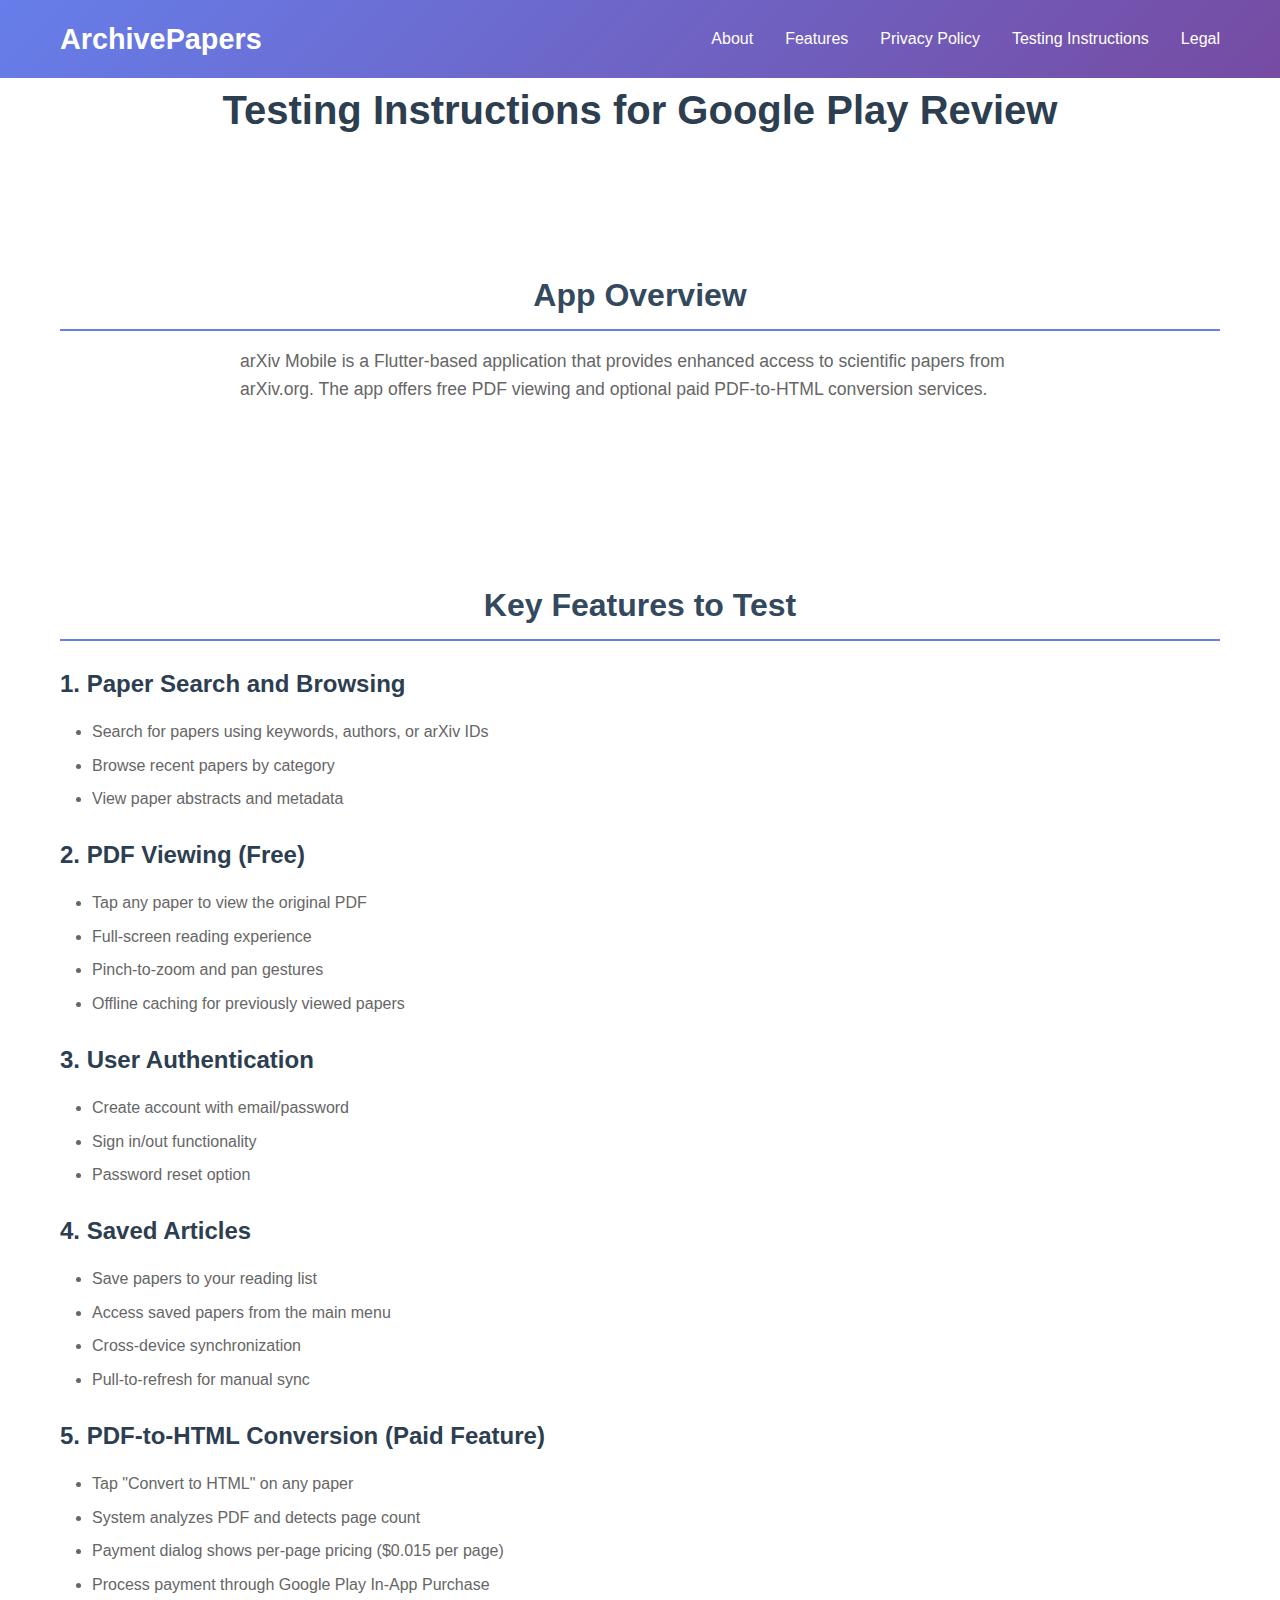
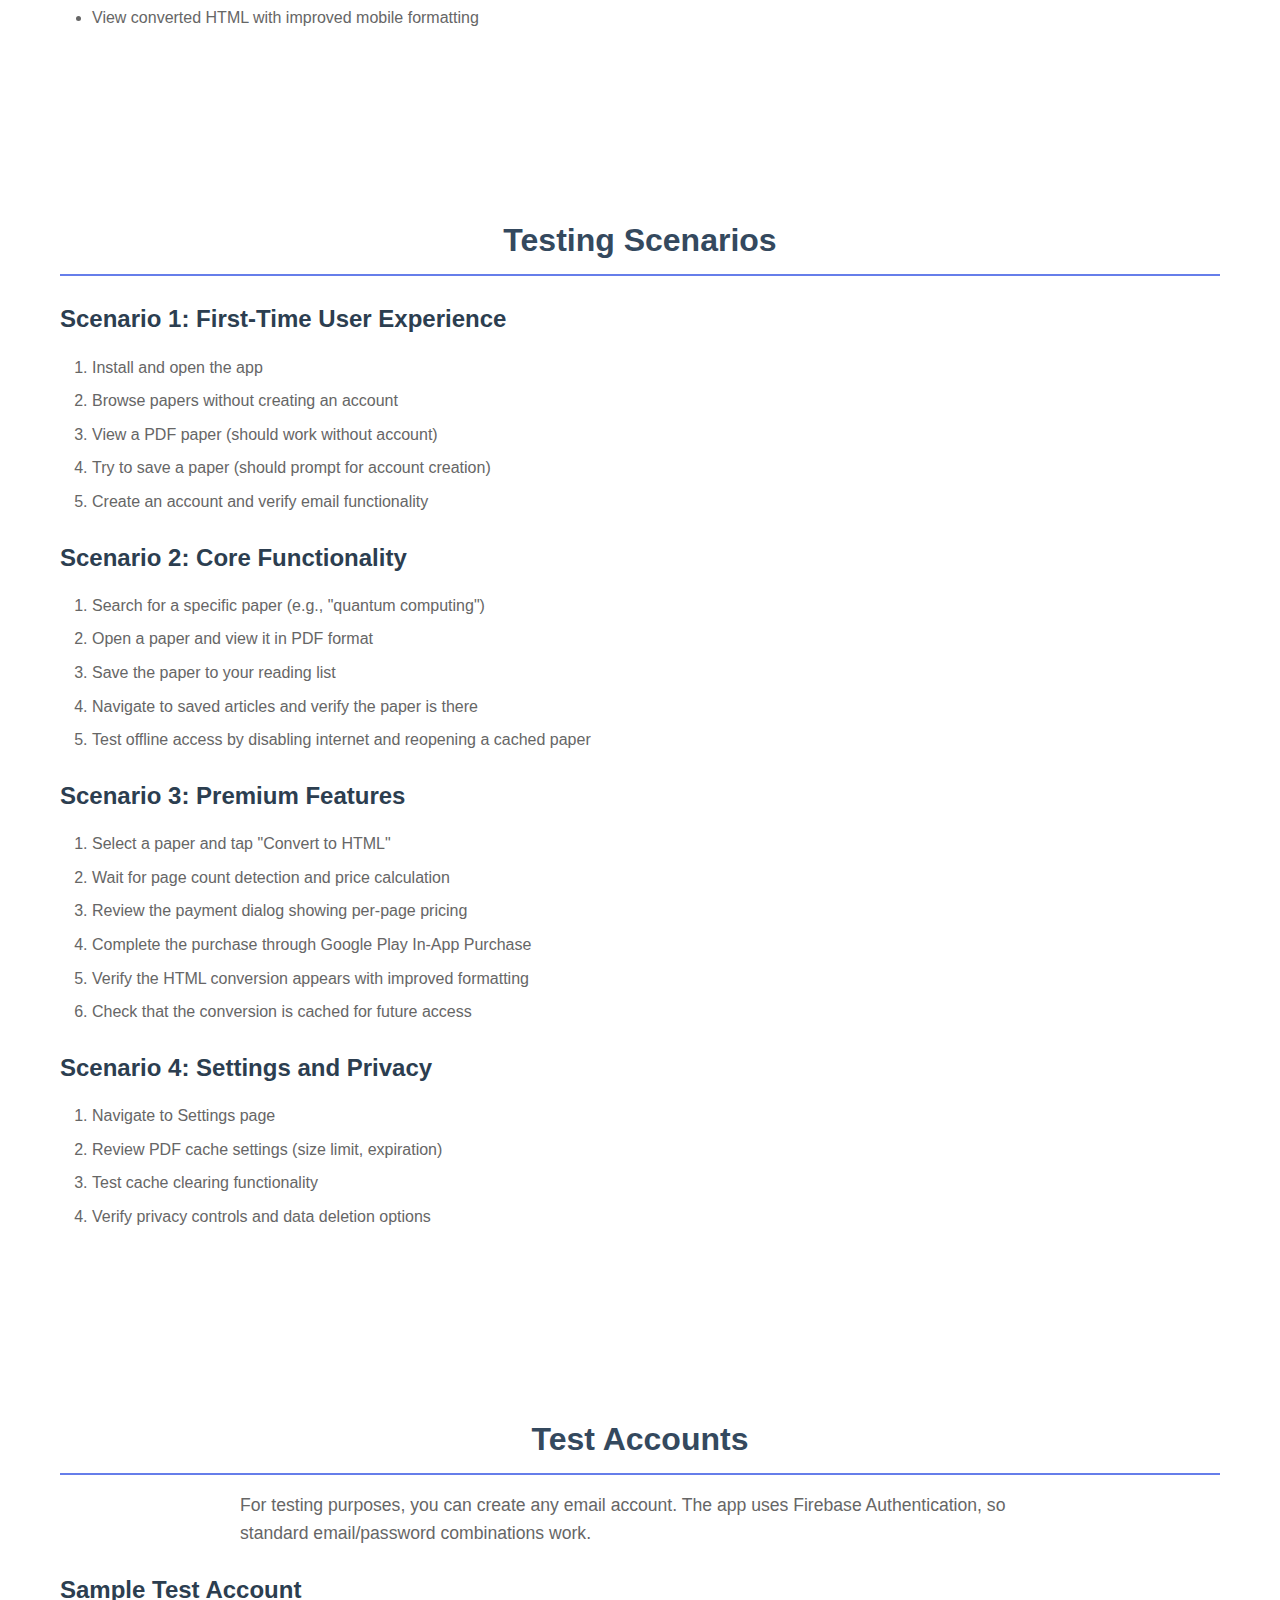
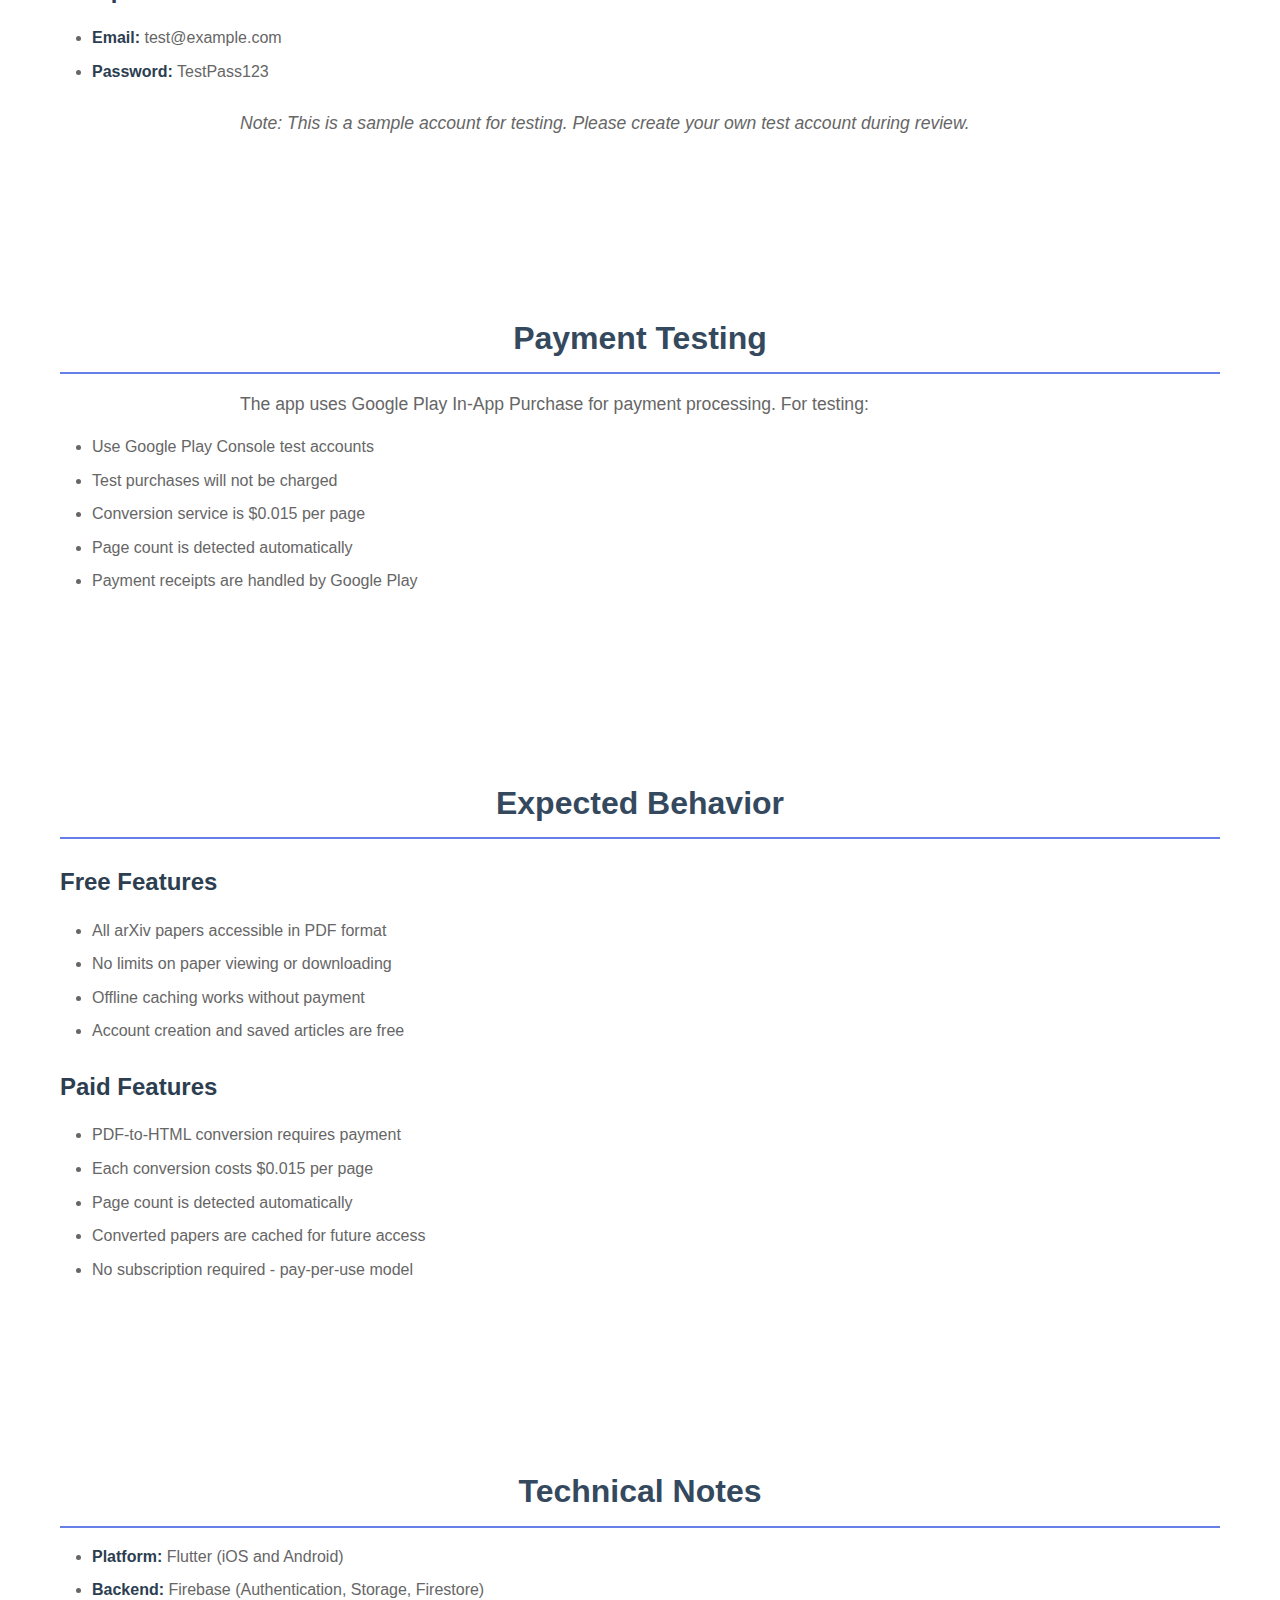
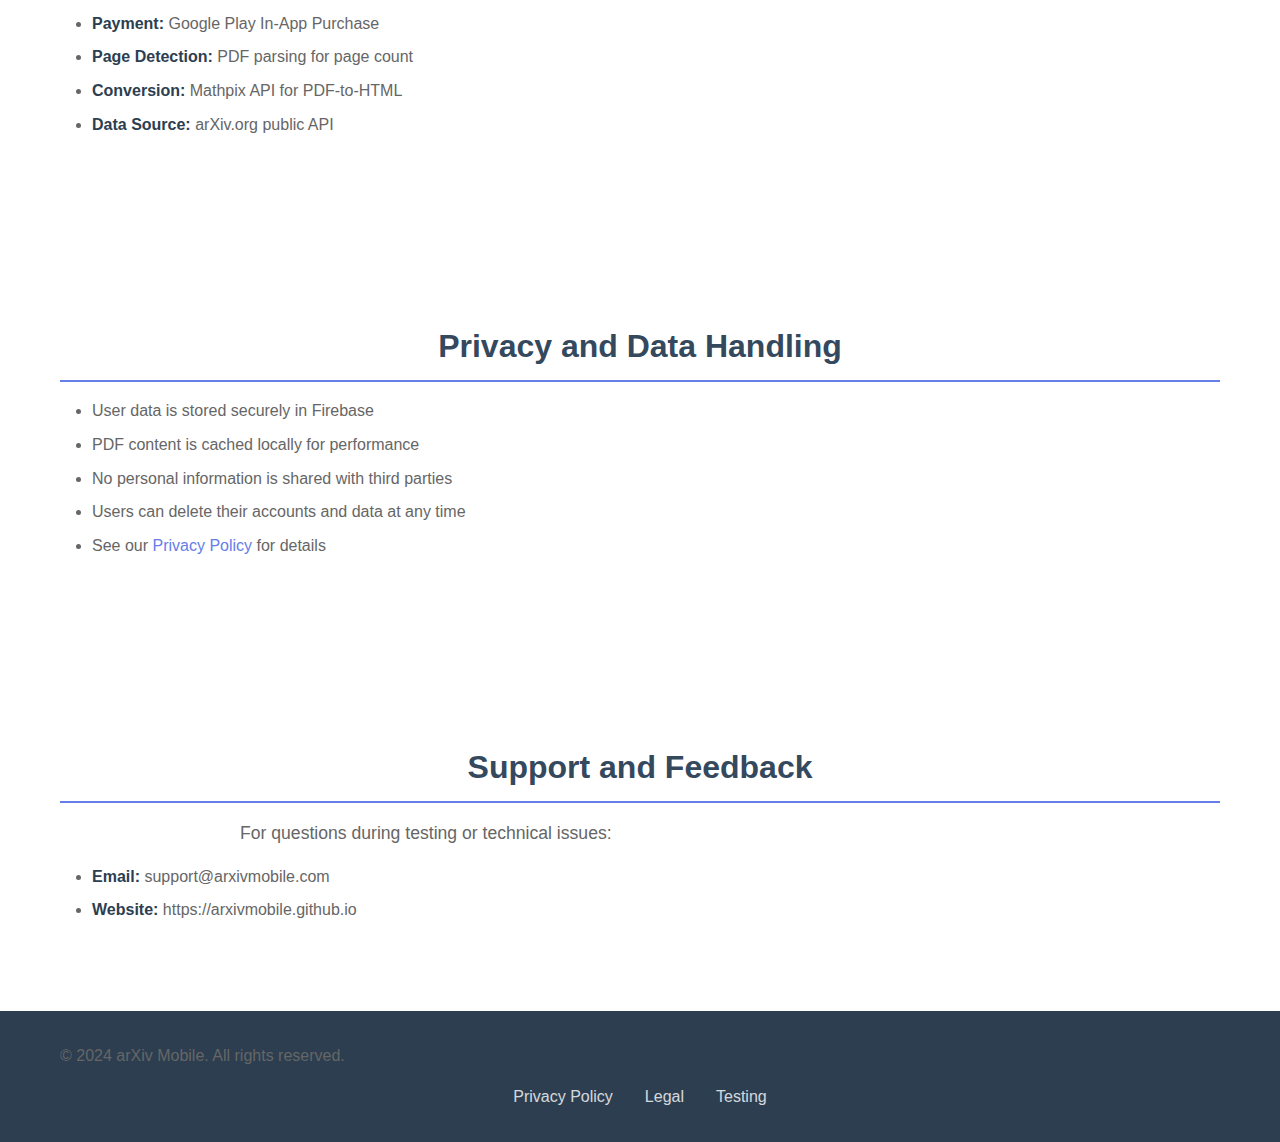
<file: testing-instructions.html>
<!DOCTYPE html>
<html lang="en">
<head>
    <meta charset="UTF-8">
    <meta name="viewport" content="width=device-width, initial-scale=1.0">
    <title>Testing Instructions - ArchivePapers</title>
    <link rel="stylesheet" href="./styles.css">
</head>
<body>
    <header>
        <nav>
            <div class="logo">
                <h1><a href="./index.html">ArchivePapers</a></h1>
            </div>
            <ul class="nav-links">
                <li><a href="./index.html#about">About</a></li>
                <li><a href="./index.html#features">Features</a></li>
                <li><a href="./privacy-policy.html">Privacy Policy</a></li>
                <li><a href="./testing-instructions.html">Testing Instructions</a></li>
                <li><a href="./legal-considerations.html">Legal</a></li>
            </ul>
        </nav>
    </header>

    <main>
        <div class="container">
            <h1>Testing Instructions for Google Play Review</h1>
            
            <section>
                <h2>App Overview</h2>
                <p>arXiv Mobile is a Flutter-based application that provides enhanced access to scientific papers from arXiv.org. The app offers free PDF viewing and optional paid PDF-to-HTML conversion services.</p>
            </section>

            <section>
                <h2>Key Features to Test</h2>
                
                <h3>1. Paper Search and Browsing</h3>
                <ul>
                    <li>Search for papers using keywords, authors, or arXiv IDs</li>
                    <li>Browse recent papers by category</li>
                    <li>View paper abstracts and metadata</li>
                </ul>

                <h3>2. PDF Viewing (Free)</h3>
                <ul>
                    <li>Tap any paper to view the original PDF</li>
                    <li>Full-screen reading experience</li>
                    <li>Pinch-to-zoom and pan gestures</li>
                    <li>Offline caching for previously viewed papers</li>
                </ul>

                <h3>3. User Authentication</h3>
                <ul>
                    <li>Create account with email/password</li>
                    <li>Sign in/out functionality</li>
                    <li>Password reset option</li>
                </ul>

                <h3>4. Saved Articles</h3>
                <ul>
                    <li>Save papers to your reading list</li>
                    <li>Access saved papers from the main menu</li>
                    <li>Cross-device synchronization</li>
                    <li>Pull-to-refresh for manual sync</li>
                </ul>

                <h3>5. PDF-to-HTML Conversion (Paid Feature)</h3>
                <ul>
                    <li>Tap "Convert to HTML" on any paper</li>
                    <li>System analyzes PDF and detects page count</li>
                    <li>Payment dialog shows per-page pricing ($0.015 per page)</li>
                    <li>Process payment through Google Play In-App Purchase</li>
                    <li>View converted HTML with improved mobile formatting</li>
                </ul>
            </section>

            <section>
                <h2>Testing Scenarios</h2>
                
                <h3>Scenario 1: First-Time User Experience</h3>
                <ol>
                    <li>Install and open the app</li>
                    <li>Browse papers without creating an account</li>
                    <li>View a PDF paper (should work without account)</li>
                    <li>Try to save a paper (should prompt for account creation)</li>
                    <li>Create an account and verify email functionality</li>
                </ol>

                <h3>Scenario 2: Core Functionality</h3>
                <ol>
                    <li>Search for a specific paper (e.g., "quantum computing")</li>
                    <li>Open a paper and view it in PDF format</li>
                    <li>Save the paper to your reading list</li>
                    <li>Navigate to saved articles and verify the paper is there</li>
                    <li>Test offline access by disabling internet and reopening a cached paper</li>
                </ol>

                <h3>Scenario 3: Premium Features</h3>
                <ol>
                    <li>Select a paper and tap "Convert to HTML"</li>
                    <li>Wait for page count detection and price calculation</li>
                    <li>Review the payment dialog showing per-page pricing</li>
                    <li>Complete the purchase through Google Play In-App Purchase</li>
                    <li>Verify the HTML conversion appears with improved formatting</li>
                    <li>Check that the conversion is cached for future access</li>
                </ol>

                <h3>Scenario 4: Settings and Privacy</h3>
                <ol>
                    <li>Navigate to Settings page</li>
                    <li>Review PDF cache settings (size limit, expiration)</li>
                    <li>Test cache clearing functionality</li>
                    <li>Verify privacy controls and data deletion options</li>
                </ol>
            </section>

            <section>
                <h2>Test Accounts</h2>
                <p>For testing purposes, you can create any email account. The app uses Firebase Authentication, so standard email/password combinations work.</p>
                
                <h3>Sample Test Account</h3>
                <ul>
                    <li><strong>Email:</strong> test@example.com</li>
                    <li><strong>Password:</strong> TestPass123</li>
                </ul>
                
                <p><em>Note: This is a sample account for testing. Please create your own test account during review.</em></p>
            </section>

            <section>
                <h2>Payment Testing</h2>
                <p>The app uses Google Play In-App Purchase for payment processing. For testing:</p>
                <ul>
                    <li>Use Google Play Console test accounts</li>
                    <li>Test purchases will not be charged</li>
                    <li>Conversion service is $0.015 per page</li>
                    <li>Page count is detected automatically</li>
                    <li>Payment receipts are handled by Google Play</li>
                </ul>
            </section>

            <section>
                <h2>Expected Behavior</h2>
                
                <h3>Free Features</h3>
                <ul>
                    <li>All arXiv papers accessible in PDF format</li>
                    <li>No limits on paper viewing or downloading</li>
                    <li>Offline caching works without payment</li>
                    <li>Account creation and saved articles are free</li>
                </ul>

                <h3>Paid Features</h3>
                <ul>
                    <li>PDF-to-HTML conversion requires payment</li>
                    <li>Each conversion costs $0.015 per page</li>
                    <li>Page count is detected automatically</li>
                    <li>Converted papers are cached for future access</li>
                    <li>No subscription required - pay-per-use model</li>
                </ul>
            </section>

            <section>
                <h2>Technical Notes</h2>
                <ul>
                    <li><strong>Platform:</strong> Flutter (iOS and Android)</li>
                    <li><strong>Backend:</strong> Firebase (Authentication, Storage, Firestore)</li>
                    <li><strong>Payment:</strong> Google Play In-App Purchase</li>
                    <li><strong>Page Detection:</strong> PDF parsing for page count</li>
                    <li><strong>Conversion:</strong> Mathpix API for PDF-to-HTML</li>
                    <li><strong>Data Source:</strong> arXiv.org public API</li>
                </ul>
            </section>

            <section>
                <h2>Privacy and Data Handling</h2>
                <ul>
                    <li>User data is stored securely in Firebase</li>
                    <li>PDF content is cached locally for performance</li>
                    <li>No personal information is shared with third parties</li>
                    <li>Users can delete their accounts and data at any time</li>
                    <li>See our <a href="./privacy-policy.html">Privacy Policy</a> for details</li>
                </ul>
            </section>

            <section>
                <h2>Support and Feedback</h2>
                <p>For questions during testing or technical issues:</p>
                <ul>
                    <li><strong>Email:</strong> support@arxivmobile.com</li>
                    <li><strong>Website:</strong> https://arxivmobile.github.io</li>
                </ul>
            </section>
        </div>
    </main>

    <footer>
        <div class="container">
            <p>&copy; 2024 arXiv Mobile. All rights reserved.</p>
            <div class="footer-links">
                <a href="./privacy-policy.html">Privacy Policy</a>
                <a href="./legal-considerations.html">Legal</a>
                <a href="./testing-instructions.html">Testing</a>
            </div>
        </div>
    </footer>
</body>
</html>
</file>
<file: styles.css>
/* Reset and Base Styles */
* {
    margin: 0;
    padding: 0;
    box-sizing: border-box;
}

body {
    font-family: -apple-system, BlinkMacSystemFont, 'Segoe UI', Roboto, Oxygen, Ubuntu, Cantarell, sans-serif;
    line-height: 1.6;
    color: #333;
    background-color: #f8f9fa;
}

.container {
    max-width: 1200px;
    margin: 0 auto;
    padding: 0 20px;
}

/* Header Styles */
header {
    background: linear-gradient(135deg, #667eea 0%, #764ba2 100%);
    color: white;
    padding: 1rem 0;
    box-shadow: 0 2px 10px rgba(0,0,0,0.1);
}

nav {
    display: flex;
    justify-content: space-between;
    align-items: center;
    max-width: 1200px;
    margin: 0 auto;
    padding: 0 20px;
}

.logo h1 {
    font-size: 1.8rem;
    font-weight: 700;
}

.logo h1 a {
    color: white;
    text-decoration: none;
}

.nav-links {
    display: flex;
    list-style: none;
    gap: 2rem;
}

.nav-links a {
    color: white;
    text-decoration: none;
    font-weight: 500;
    transition: opacity 0.3s;
}

.nav-links a:hover {
    opacity: 0.8;
}

/* Hero Section */
#hero {
    background: linear-gradient(135deg, #667eea 0%, #764ba2 100%);
    color: #ffffff;
    padding: 5rem 0;
    text-align: center;
    position: relative;
}

.hero-content h2 {
    font-size: 3rem;
    margin-bottom: 1rem;
    font-weight: 700;
    color: #ffffff;
    text-shadow: 2px 2px 4px rgba(0,0,0,0.3);
}

.hero-content p {
    font-size: 1.2rem;
    margin-bottom: 2rem;
    color: #ffffff;
    text-shadow: 1px 1px 2px rgba(0,0,0,0.3);
}

.app-badges {
    display: flex;
    justify-content: center;
    gap: 1rem;
    flex-wrap: wrap;
}

.app-store-badge,
.google-play-badge {
    display: inline-block;
    padding: 12px 24px;
    background: rgba(255,255,255,0.25);
    color: #ffffff;
    text-decoration: none;
    border-radius: 8px;
    font-weight: 600;
    transition: background 0.3s;
    border: 1px solid rgba(255,255,255,0.3);
    text-shadow: 1px 1px 2px rgba(0,0,0,0.2);
}

.app-store-badge:hover,
.google-play-badge:hover {
    background: rgba(255,255,255,0.4);
    border: 1px solid rgba(255,255,255,0.5);
}

/* Main Content */
main {
    background: white;
}

section {
    padding: 4rem 0;
}

section h2 {
    font-size: 2.5rem;
    margin-bottom: 2rem;
    text-align: center;
    color: #2c3e50;
}

section p {
    font-size: 1.1rem;
    margin-bottom: 1.5rem;
    color: #666;
    text-align: center;
    max-width: 800px;
    margin-left: auto;
    margin-right: auto;
}

/* Features Grid */
.features-grid {
    display: grid;
    grid-template-columns: repeat(auto-fit, minmax(300px, 1fr));
    gap: 2rem;
    margin-top: 3rem;
}

.feature-card {
    background: white;
    padding: 2rem;
    border-radius: 12px;
    box-shadow: 0 4px 20px rgba(0,0,0,0.1);
    text-align: center;
    transition: transform 0.3s, box-shadow 0.3s;
}

.feature-card:hover {
    transform: translateY(-5px);
    box-shadow: 0 8px 30px rgba(0,0,0,0.15);
}

.feature-card h3 {
    font-size: 1.5rem;
    margin-bottom: 1rem;
    color: #2c3e50;
}

.feature-card p {
    color: #666;
    text-align: left;
    margin-bottom: 0;
}

/* Pricing Section */
#pricing {
    background: #f8f9fa;
}

.pricing-info {
    display: grid;
    grid-template-columns: repeat(auto-fit, minmax(300px, 1fr));
    gap: 2rem;
    margin-top: 3rem;
}

.pricing-card {
    background: white;
    padding: 2rem;
    border-radius: 12px;
    box-shadow: 0 4px 20px rgba(0,0,0,0.1);
    text-align: center;
    position: relative;
}

.pricing-card.premium {
    border: 3px solid #667eea;
    transform: scale(1.05);
}

.pricing-card h3 {
    font-size: 1.5rem;
    margin-bottom: 1rem;
    color: #2c3e50;
}

.pricing-card p {
    color: #666;
    margin-bottom: 1.5rem;
}

.pricing-card ul {
    list-style: none;
    margin-bottom: 2rem;
}

.pricing-card li {
    padding: 0.5rem 0;
    color: #666;
}

.pricing-card li:before {
    content: "✓";
    color: #27ae60;
    font-weight: bold;
    margin-right: 0.5rem;
}

.price {
    font-size: 2rem;
    font-weight: 700;
    color: #667eea;
    display: block;
    margin-top: 1rem;
}

/* Content Pages */
.container h1 {
    font-size: 2.5rem;
    margin-bottom: 2rem;
    color: #2c3e50;
    text-align: center;
}

.container h2 {
    font-size: 2rem;
    margin: 2rem 0 1rem 0;
    color: #34495e;
    border-bottom: 2px solid #667eea;
    padding-bottom: 0.5rem;
}

.container h3 {
    font-size: 1.5rem;
    margin: 1.5rem 0 1rem 0;
    color: #2c3e50;
}

.container p {
    margin-bottom: 1rem;
    color: #666;
    text-align: left;
}

.container ul,
.container ol {
    margin-bottom: 1.5rem;
    padding-left: 2rem;
}

.container li {
    margin-bottom: 0.5rem;
    color: #666;
}

.container strong {
    color: #2c3e50;
}

.container a {
    color: #667eea;
    text-decoration: none;
}

.container a:hover {
    text-decoration: underline;
}

/* Footer */
footer {
    background: #2c3e50;
    color: white;
    text-align: center;
    padding: 2rem 0;
}

.footer-links {
    margin-top: 1rem;
    display: flex;
    justify-content: center;
    gap: 2rem;
    flex-wrap: wrap;
}

.footer-links a {
    color: white;
    text-decoration: none;
    opacity: 0.8;
    transition: opacity 0.3s;
}

.footer-links a:hover {
    opacity: 1;
}

/* Responsive Design */
@media (max-width: 768px) {
    .nav-links {
        display: none;
    }
    
    .hero-content h2 {
        font-size: 2rem;
    }
    
    .hero-content p {
        font-size: 1rem;
    }
    
    .features-grid {
        grid-template-columns: 1fr;
    }
    
    .pricing-info {
        grid-template-columns: 1fr;
    }
    
    .pricing-card.premium {
        transform: none;
    }
    
    .container {
        padding: 0 15px;
    }
    
    section {
        padding: 2rem 0;
    }
}

/* Data Deletion Page Styles */
.header {
    background: linear-gradient(135deg, #e74c3c 0%, #c0392b 100%);
    color: white;
    padding: 2rem 0;
    text-align: center;
    margin-bottom: 2rem;
}

.header h1 {
    font-size: 2.5rem;
    margin-bottom: 1rem;
    text-shadow: 2px 2px 4px rgba(0,0,0,0.3);
}

.header p {
    font-size: 1.2rem;
    opacity: 0.9;
}

.nav {
    margin: 2rem 0;
}

.nav a {
    color: #667eea;
    text-decoration: none;
    font-weight: 500;
    transition: color 0.3s;
}

.nav a:hover {
    color: #2c3e50;
}

.content {
    max-width: 800px;
    margin: 0 auto;
    padding: 0 20px;
}

.section {
    margin-bottom: 3rem;
    padding: 2rem;
    background: white;
    border-radius: 12px;
    box-shadow: 0 4px 20px rgba(0,0,0,0.1);
}

.section h2 {
    font-size: 1.8rem;
    margin-bottom: 1.5rem;
    color: #2c3e50;
    border-bottom: 3px solid #667eea;
    padding-bottom: 0.5rem;
}

.step-list {
    margin-top: 1.5rem;
}

.step {
    display: flex;
    align-items: center;
    margin-bottom: 1rem;
    padding: 1rem;
    background: #f8f9fa;
    border-radius: 8px;
    border-left: 4px solid #667eea;
}

.step-number {
    background: #667eea;
    color: white;
    width: 30px;
    height: 30px;
    border-radius: 50%;
    display: flex;
    align-items: center;
    justify-content: center;
    font-weight: bold;
    margin-right: 1rem;
    flex-shrink: 0;
}

.step-text {
    flex: 1;
}

.contact-info {
    background: #f8f9fa;
    padding: 1.5rem;
    border-radius: 8px;
    margin-top: 1rem;
}

.contact-item {
    margin-bottom: 1rem;
}

.contact-item:last-child {
    margin-bottom: 0;
}

.contact-item ul {
    margin-top: 0.5rem;
    margin-left: 1rem;
}

.data-category {
    margin-bottom: 2rem;
    padding: 1.5rem;
    background: #f8f9fa;
    border-radius: 8px;
    border-left: 4px solid #27ae60;
}

.data-category h3 {
    color: #27ae60;
    margin-bottom: 1rem;
}

.data-category ul {
    margin-bottom: 0;
}

.timeline {
    margin-top: 1.5rem;
}

.timeline-item {
    display: flex;
    align-items: flex-start;
    margin-bottom: 2rem;
    padding: 1rem;
    background: #f8f9fa;
    border-radius: 8px;
}

.timeline-marker {
    width: 20px;
    height: 20px;
    border-radius: 50%;
    margin-right: 1rem;
    margin-top: 0.2rem;
    flex-shrink: 0;
}

.timeline-marker.immediate {
    background: #e74c3c;
}

.timeline-marker.delayed {
    background: #f39c12;
}

.timeline-marker.local {
    background: #27ae60;
}

.timeline-content h4 {
    margin-bottom: 0.5rem;
    color: #2c3e50;
}

.timeline-content p {
    margin-bottom: 0;
    color: #666;
}

.warning-section {
    background: #fff5f5;
    border: 2px solid #fed7d7;
}

.warning-section h2 {
    color: #e53e3e;
    border-bottom-color: #e53e3e;
}

.warning-grid {
    display: grid;
    grid-template-columns: repeat(auto-fit, minmax(250px, 1fr));
    gap: 1.5rem;
    margin-top: 1.5rem;
}

.warning-item {
    padding: 1.5rem;
    background: white;
    border-radius: 8px;
    border-left: 4px solid #e53e3e;
}

.warning-item h4 {
    color: #e53e3e;
    margin-bottom: 0.5rem;
}

.warning-item p {
    color: #666;
    margin-bottom: 0;
}

.footer {
    background: #2c3e50;
    color: white;
    text-align: center;
    padding: 2rem 0;
    margin-top: 3rem;
}

.footer p {
    margin-bottom: 0.5rem;
}

@media (max-width: 480px) {
    .hero-content h2 {
        font-size: 1.5rem;
    }
    
    .app-badges {
        flex-direction: column;
        align-items: center;
    }
    
    .footer-links {
        flex-direction: column;
        gap: 1rem;
    }
    
    .header h1 {
        font-size: 2rem;
    }
    
    .header p {
        font-size: 1rem;
    }
    
    .warning-grid {
        grid-template-columns: 1fr;
    }
    
    .step {
        flex-direction: column;
        text-align: center;
    }
    
    .step-number {
        margin-bottom: 1rem;
        margin-right: 0;
    }
}
</file>
